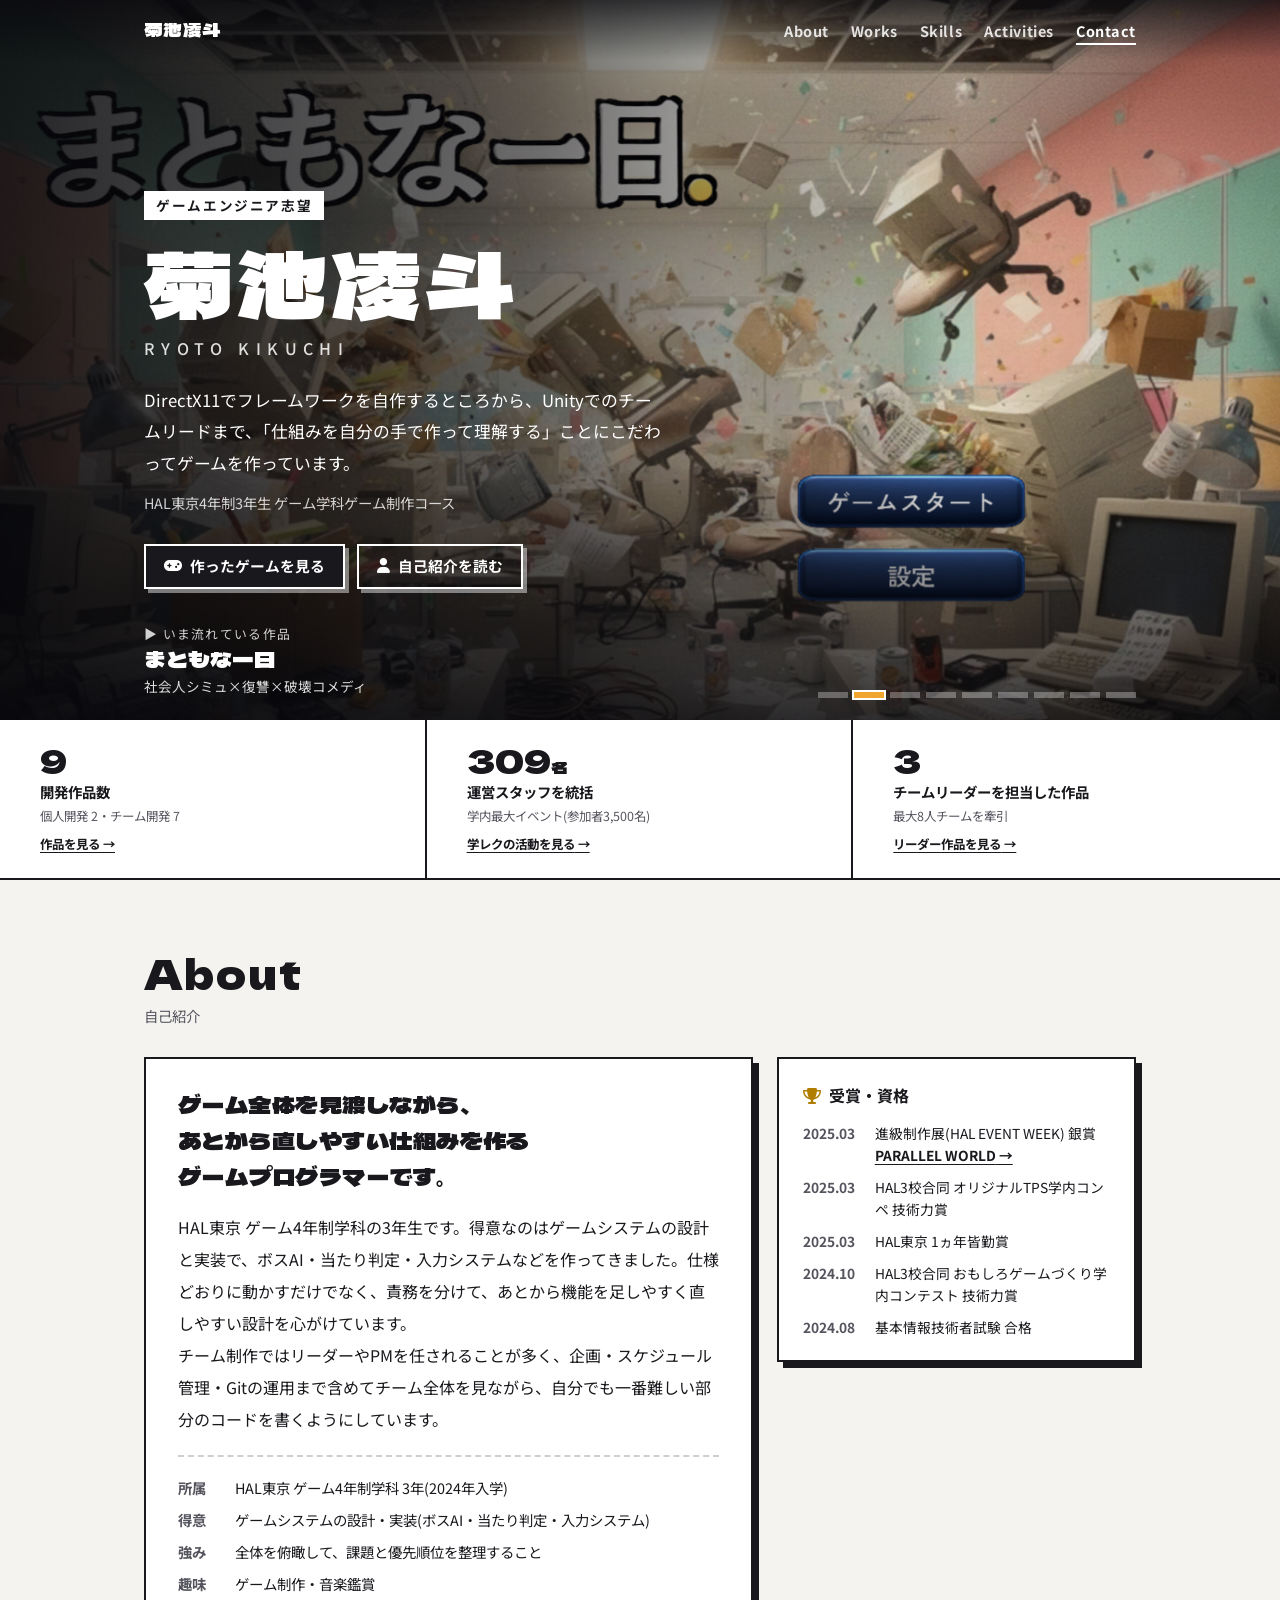
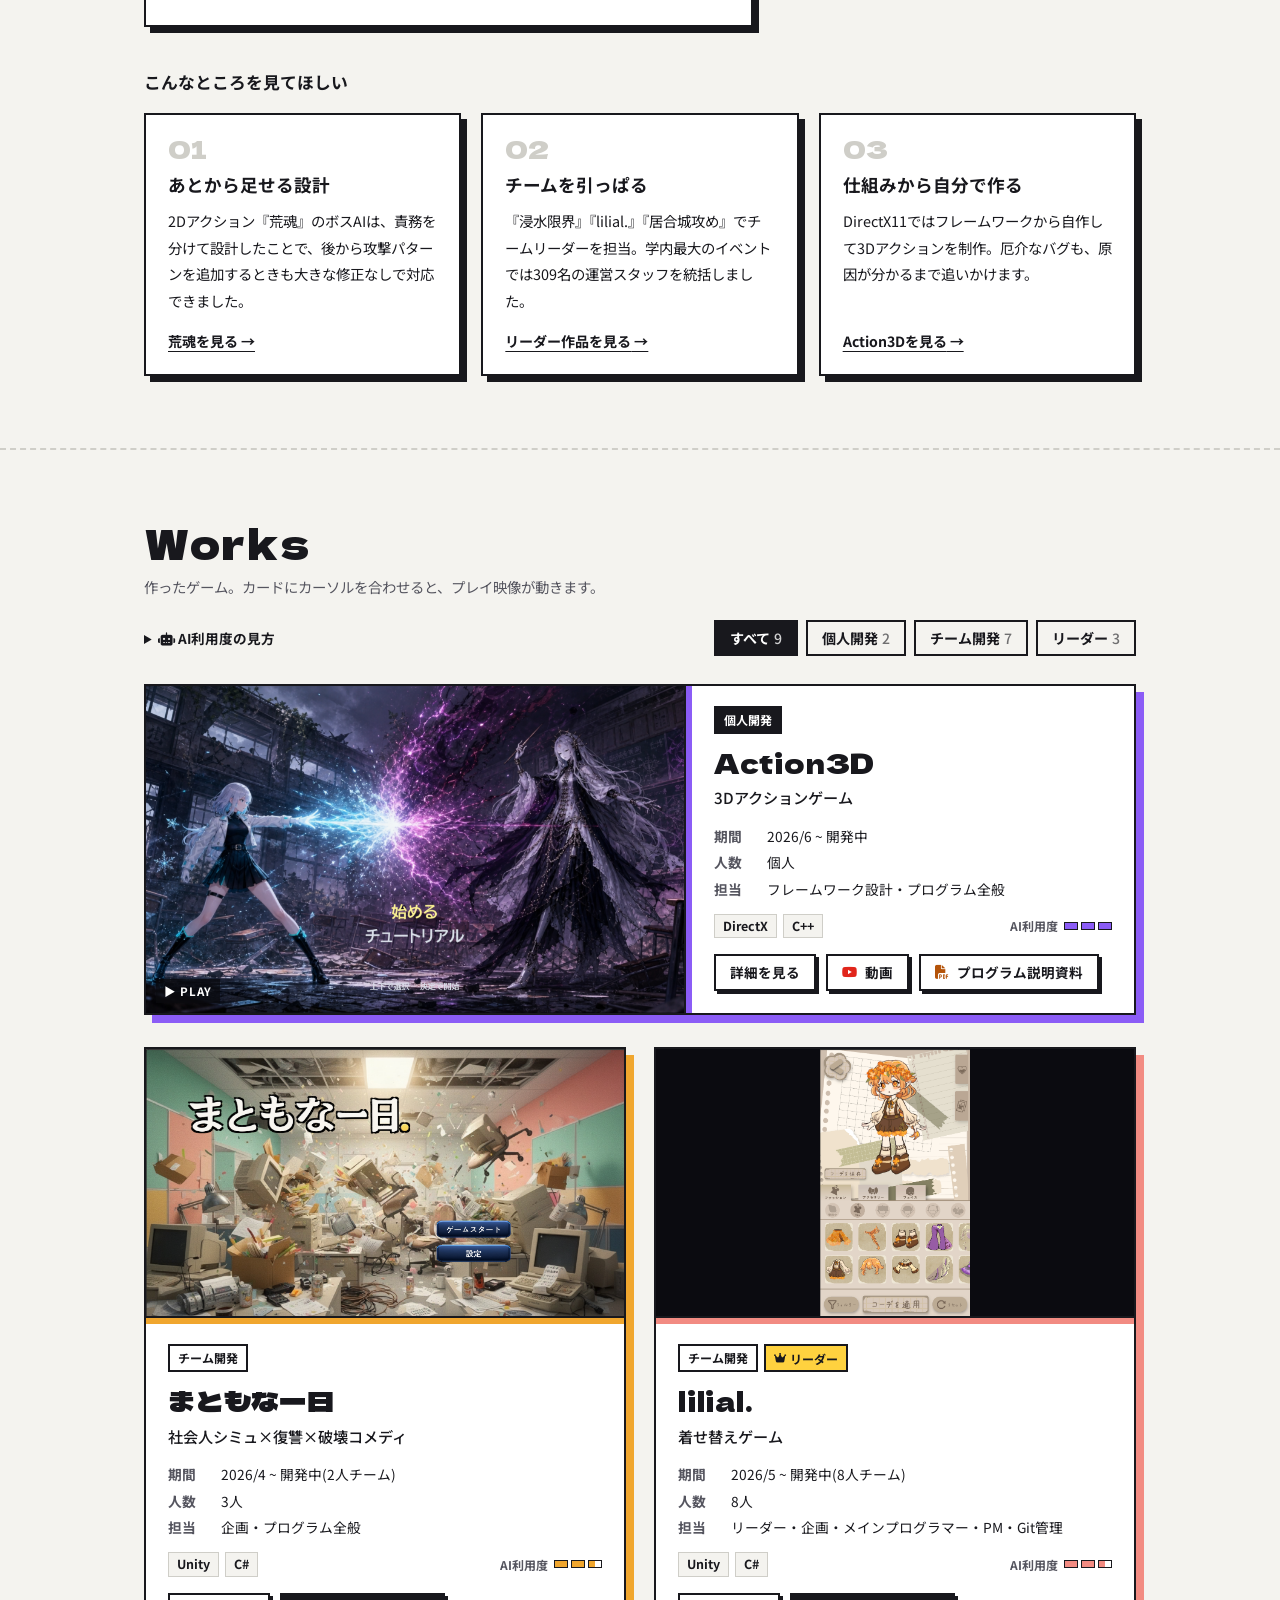
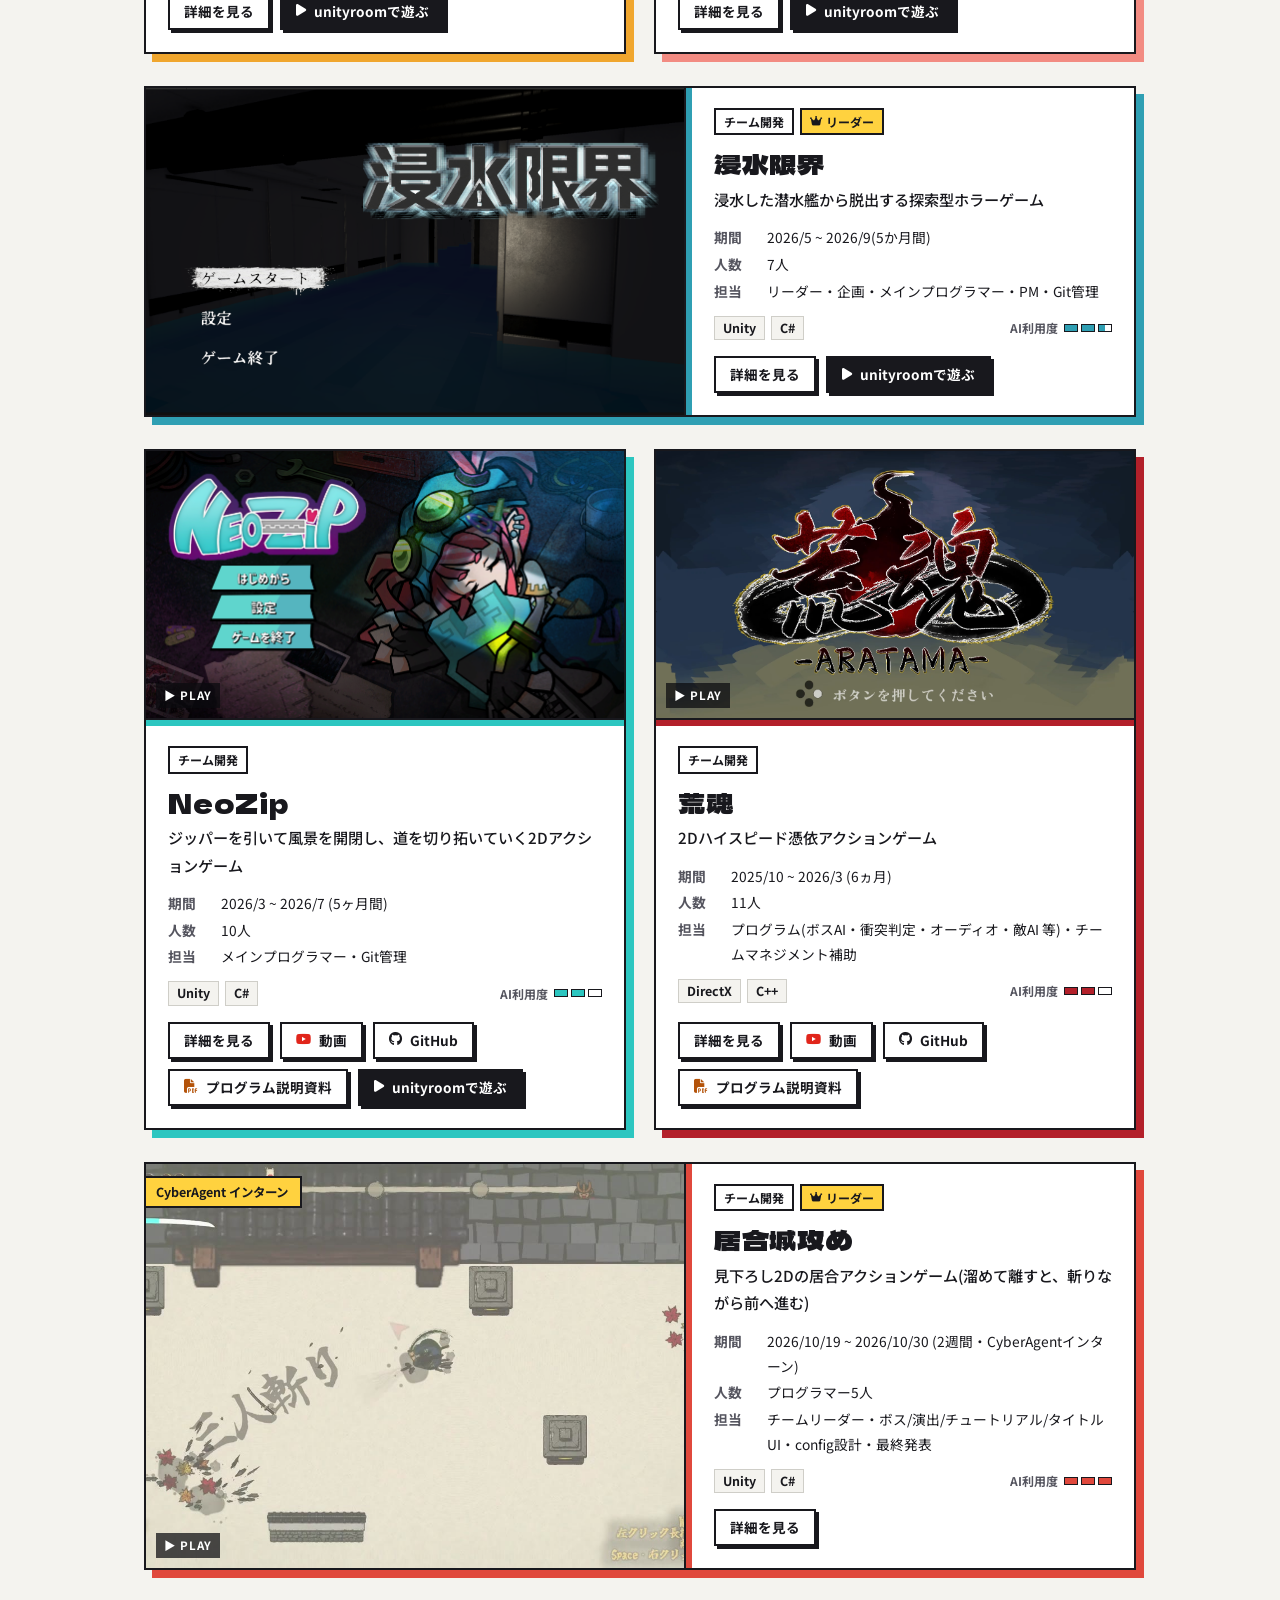
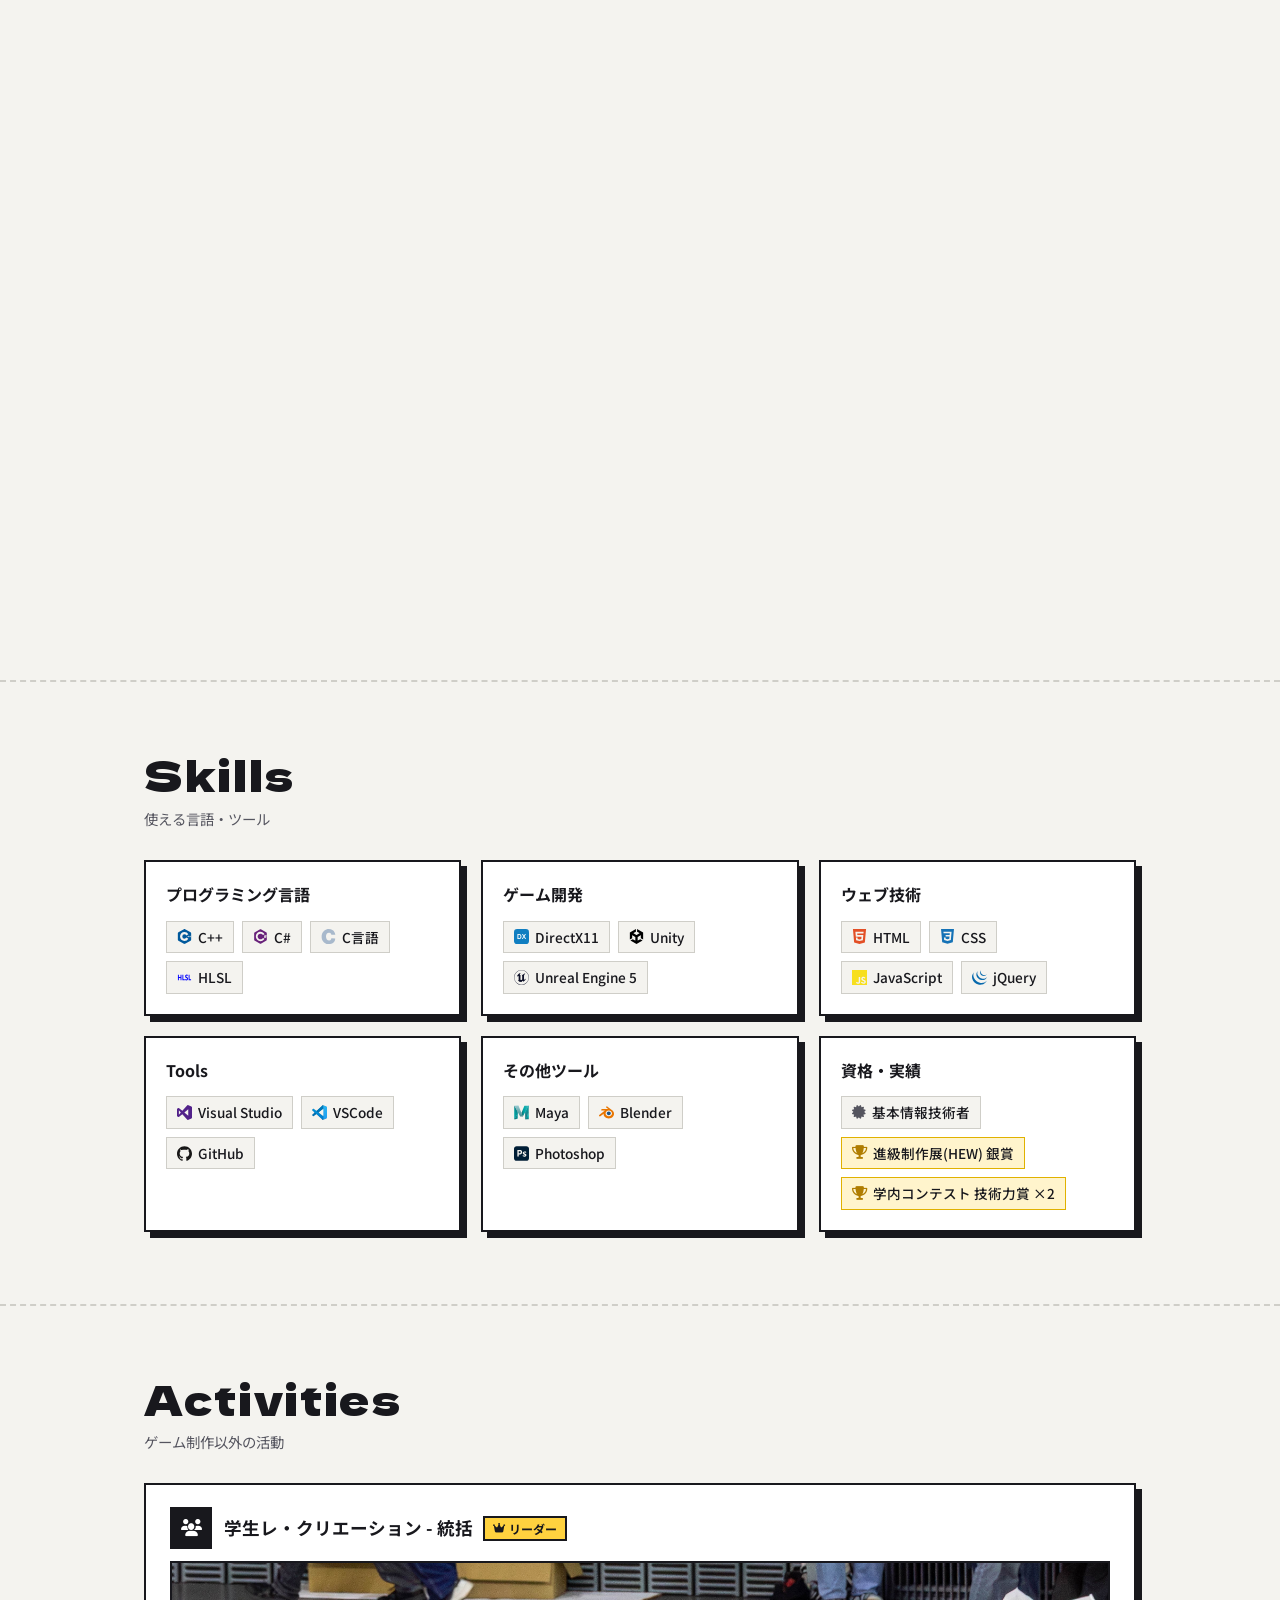
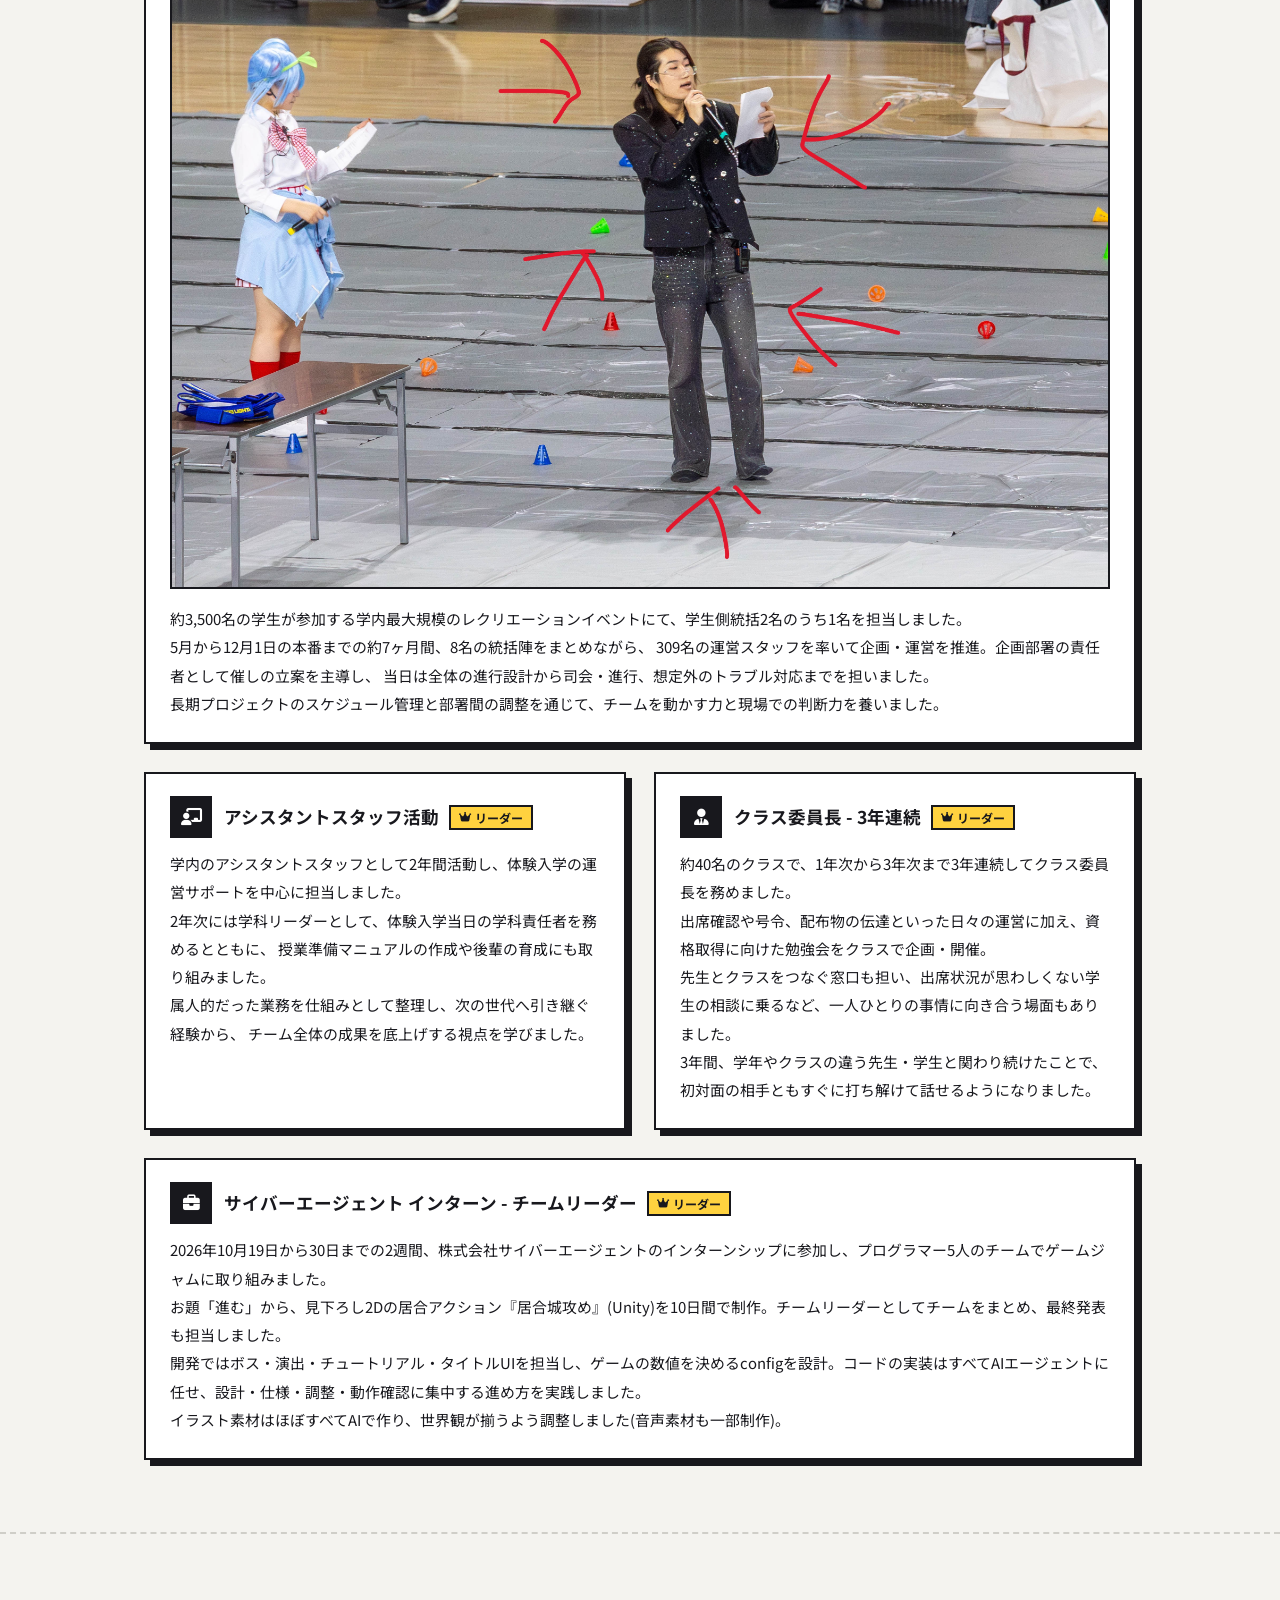
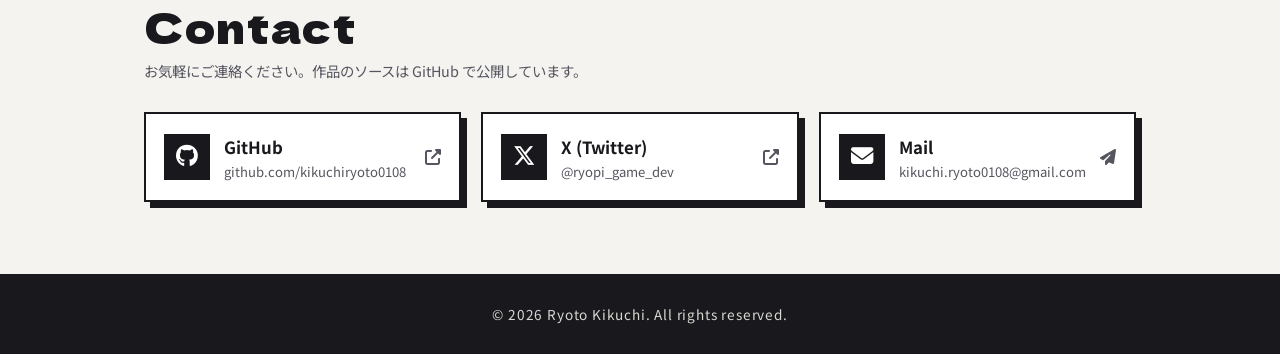
<file: docs/index.html>
<!DOCTYPE html>
<html lang="ja">
<head>
  <meta charset="UTF-8">
  <meta name="viewport" content="width=device-width, initial-scale=1.0">
  <meta name="description" content="菊池凌斗（Ryoto Kikuchi）のポートフォリオサイト。HAL東京ゲーム学科在籍。DirectX11のフレームワーク自作からUnityでのチーム開発まで、ゲーム開発を中心としたプログラミングスキルと作品を紹介しています。">
  <meta name="format-detection" content="telephone=no">
  <meta name="author" content="菊池凌斗 (Ryoto Kikuchi)">
  <meta name="robots" content="index, follow">
  <link rel="canonical" href="https://kikuchiryoto0108.github.io/">
  <title>菊池凌斗 ポートフォリオ | ゲームエンジニア志望 (Ryoto Kikuchi)</title>

  <!-- Google Search Console 所有権確認（URLプレフィックスプロパティ / HTMLタグ方式） -->
  <meta name="google-site-verification" content="_x68qj6CpjI3wz0m7ykjDlzv6mkkJ25bouVmmKnMQyo">

  <!-- ファビコン -->
  <link rel="icon" href="/favicon.ico">

  <!-- OGP（SNSシェア用） -->
  <meta property="og:site_name" content="菊池凌斗 ポートフォリオ">
  <meta property="og:title" content="菊池凌斗 ポートフォリオ | ゲームエンジニア志望 (Ryoto Kikuchi)">
  <meta property="og:description" content="菊池凌斗（Ryoto Kikuchi）のポートフォリオサイト。DirectX11のフレームワーク自作からUnityでのチーム開発まで、ゲーム開発の作品とスキルを紹介しています。">
  <meta property="og:type" content="website">
  <meta property="og:locale" content="ja_JP">
  <meta property="og:url" content="https://kikuchiryoto0108.github.io/">
  <meta property="og:image" content="https://kikuchiryoto0108.github.io/assets/images/action3d/title.png">

  <!-- Twitter Card -->
  <meta name="twitter:card" content="summary_large_image">
  <meta name="twitter:title" content="菊池凌斗 ポートフォリオ | ゲームエンジニア志望 (Ryoto Kikuchi)">
  <meta name="twitter:description" content="菊池凌斗（Ryoto Kikuchi）のゲーム開発ポートフォリオ。">
  <meta name="twitter:image" content="https://kikuchiryoto0108.github.io/assets/images/action3d/title.png">

  <!-- 構造化データ（Person / WebSite）: Googleに「菊池凌斗＝このサイトの人物」を伝える -->
  <script type="application/ld+json">
  {
    "@context": "https://schema.org",
    "@type": "Person",
    "name": "菊池凌斗",
    "alternateName": "Ryoto Kikuchi",
    "url": "https://kikuchiryoto0108.github.io/",
    "image": "https://kikuchiryoto0108.github.io/assets/images/action3d/title.png",
    "jobTitle": "ゲームエンジニア志望",
    "description": "ゲーム開発を専門とするプログラマー。DirectX11のフレームワーク自作からUnityでのチーム開発・チームリードまで。",
    "alumniOf": {
      "@type": "CollegeOrUniversity",
      "name": "HAL東京"
    },
    "knowsAbout": ["ゲーム開発", "C++", "C#", "DirectX11", "Unity", "HLSL", "Unreal Engine"],
    "sameAs": [
      "https://github.com/kikuchiryoto0108"
    ]
  }
  </script>
  <script type="application/ld+json">
  {
    "@context": "https://schema.org",
    "@type": "WebSite",
    "name": "菊池凌斗 ポートフォリオ",
    "url": "https://kikuchiryoto0108.github.io/",
    "inLanguage": "ja",
    "author": {
      "@type": "Person",
      "name": "菊池凌斗"
    }
  }
  </script>

  <!-- フォント・CSS -->
  <link rel="preconnect" href="https://fonts.googleapis.com">
  <link rel="preconnect" href="https://fonts.gstatic.com" crossorigin>
  <link href="https://fonts.googleapis.com/css2?family=Dela+Gothic+One&family=Noto+Sans+JP:wght@400;500;700&display=swap" rel="stylesheet">
  <link rel="stylesheet" href="https://cdnjs.cloudflare.com/ajax/libs/font-awesome/6.4.2/css/all.min.css">
  <link rel="stylesheet" href="site.css">
</head>

<body>
  <!-- ヘッダー -->
  <header class="header" id="header">
    <div class="wrap header-content">
      <a href="#top" class="logo">菊池凌斗</a>
      <nav class="nav" aria-label="ページ内メニュー">
        <ul class="nav-list">
          <li><a href="#about" class="nav-link">About</a></li>
          <li><a href="#works" class="nav-link">Works</a></li>
          <li><a href="#skills" class="nav-link">Skills</a></li>
          <li><a href="#activities" class="nav-link">Activities</a></li>
          <li><a href="#links" class="nav-link">Contact</a></li>
        </ul>
      </nav>
    </div>
  </header>

  <main id="top">
    <!-- ヒーロー: 作ったゲームの映像が順番に流れる(shelf.js が作品カードから組み立てる) -->
    <section class="hero" aria-label="自己紹介">
      <div class="reel" id="reel" aria-hidden="true"></div>
      <div class="wrap hero-inner">
        <p class="hero-role">ゲームエンジニア志望</p>
        <h1 class="hero-name">菊池凌斗</h1>
        <p class="hero-en">RYOTO KIKUCHI</p>
        <p class="hero-lead">DirectX11でフレームワークを自作するところから、Unityでのチームリードまで、「仕組みを自分の手で作って理解する」ことにこだわってゲームを作っています。</p>
        <p class="hero-school">HAL東京4年制3年生 ゲーム学科ゲーム制作コース</p>
        <div class="hero-cta">
          <a href="#works" class="btn dark"><i class="fas fa-gamepad"></i>作ったゲームを見る</a>
          <a href="#about" class="btn ghost"><i class="fas fa-user"></i>自己紹介を読む</a>
        </div>
      </div>
      <div class="now" id="now" hidden>
        <div>
          <div class="now-label">▶ いま流れている作品</div>
          <div class="now-title"><a id="nowTitle" href="#works"></a></div>
          <div class="now-genre" id="nowGenre"></div>
        </div>
        <div class="ticks" id="ticks" role="group" aria-label="流す作品を選ぶ"></div>
      </div>
    </section>

    <!-- 実績サマリー -->
    <div class="stats">
      <a class="stat-tile" href="#works">
        <span class="stat-number">9</span>
        <span class="stat-label">開発作品数</span>
        <span class="stat-note">個人開発 2・チーム開発 7</span>
        <span class="stat-go">作品を見る</span>
      </a>
      <a class="stat-tile" href="#act-gakureku">
        <span class="stat-number">309<small>名</small></span>
        <span class="stat-label">運営スタッフを統括</span>
        <span class="stat-note">学内最大イベント(参加者3,500名)</span>
        <span class="stat-go">学レクの活動を見る</span>
      </a>
      <a class="stat-tile" href="#works" data-filter="leader">
        <span class="stat-number">3</span>
        <span class="stat-label">チームリーダーを担当した作品</span>
        <span class="stat-note">最大8人チームを牽引</span>
        <span class="stat-go">リーダー作品を見る</span>
      </a>
    </div>

    <section id="about" class="section">
      <div class="wrap">
        <div class="sec-head">
          <div>
            <h2 class="sec-title">About</h2>
            <p class="sec-sub">自己紹介</p>
          </div>
        </div>

        <div class="profile">
          <div class="profile-main content-card">
            <p class="profile-catch">ゲーム全体を見渡しながら、<br>あとから直しやすい仕組みを作る<br>ゲームプログラマーです。</p>
            <p class="about-text">
              HAL東京 ゲーム4年制学科の3年生です。得意なのはゲームシステムの設計と実装で、ボスAI・当たり判定・入力システムなどを作ってきました。仕様どおりに動かすだけでなく、責務を分けて、あとから機能を足しやすく直しやすい設計を心がけています。<br>
              チーム制作ではリーダーやPMを任されることが多く、企画・スケジュール管理・Gitの運用まで含めてチーム全体を見ながら、自分でも一番難しい部分のコードを書くようにしています。
            </p>
            <dl class="profile-facts">
              <dt>所属</dt><dd>HAL東京 ゲーム4年制学科 3年(2024年入学)</dd>
              <dt>得意</dt><dd>ゲームシステムの設計・実装(ボスAI・当たり判定・入力システム)</dd>
              <dt>強み</dt><dd>全体を俯瞰して、課題と優先順位を整理すること</dd>
              <dt>趣味</dt><dd>ゲーム制作・音楽鑑賞</dd>
            </dl>
          </div>

          <div class="awards content-card">
            <h3 class="awards-title"><i class="fas fa-trophy"></i>受賞・資格</h3>
            <ol class="awards-list">
              <li><time>2025.03</time><span>進級制作展(HAL EVENT WEEK) 銀賞<a href="#w-parallel" class="awards-link">PARALLEL WORLD</a></span></li>
              <li><time>2025.03</time><span>HAL3校合同 オリジナルTPS学内コンペ 技術力賞</span></li>
              <li><time>2025.03</time><span>HAL東京 1ヵ年皆勤賞</span></li>
              <li><time>2024.10</time><span>HAL3校合同 おもしろゲームづくり学内コンテスト 技術力賞</span></li>
              <li><time>2024.08</time><span>基本情報技術者試験 合格</span></li>
            </ol>
          </div>
        </div>

        <h3 class="points-title">こんなところを見てほしい</h3>
        <div class="points">
          <div class="point">
            <span class="point-no">01</span>
            <h4 class="point-head">あとから足せる設計</h4>
            <p>2Dアクション『荒魂』のボスAIは、責務を分けて設計したことで、後から攻撃パターンを追加するときも大きな修正なしで対応できました。</p>
            <a href="#w-aratama" class="point-link">荒魂を見る</a>
          </div>
          <div class="point">
            <span class="point-no">02</span>
            <h4 class="point-head">チームを引っぱる</h4>
            <p>『浸水限界』『lilial.』『居合城攻め』でチームリーダーを担当。学内最大のイベントでは309名の運営スタッフを統括しました。</p>
            <a href="#works" data-filter="leader" class="point-link">リーダー作品を見る</a>
          </div>
          <div class="point">
            <span class="point-no">03</span>
            <h4 class="point-head">仕組みから自分で作る</h4>
            <p>DirectX11ではフレームワークから自作して3Dアクションを制作。厄介なバグも、原因が分かるまで追いかけます。</p>
            <a href="#w-action3d" class="point-link">Action3Dを見る</a>
          </div>
        </div>
      </div>
    </section>

    <section id="works" class="section">
      <div class="wrap">
        <div class="sec-head">
          <div>
            <h2 class="sec-title">Works</h2>
            <p class="sec-sub">作ったゲーム。カードにカーソルを合わせると、プレイ映像が動きます。</p>
          </div>
        </div>
        <div class="sec-tools">
          <details class="ai-legend">
            <summary><i class="fas fa-robot"></i> AI利用度の見方</summary>
            <div class="ai-legend-body">
              <p>各作品で、自分が担当した部分にAIをどのくらい使ったかの目安です。設計・仕様・調整・動作確認は、どの作品でも自分で行っています。</p>
              <ul class="ai-scale-list"><li><span class="ai-meter-bar lv1" aria-hidden="true"><i></i><i></i><i></i></span><b>AIなし</b>AIを使わずに自分で書いた</li><li><span class="ai-meter-bar lv2" aria-hidden="true"><i></i><i></i><i></i></span><b>AIチャットを先生に</b>質問・相談をして、示されたコードを参考に自分で実装した</li><li><span class="ai-meter-bar lv3" aria-hidden="true"><i></i><i></i><i></i></span><b>AIエージェントをフル活用</b>仕様を指示して、エージェント(Claude Code・Codexなど)にコードを書かせた</li></ul>
            </div>
          </details>
          <div class="filters" role="group" aria-label="作品の絞り込み">
            <button class="filter is-on" data-f="all" aria-pressed="true">すべて<span>9</span></button>
            <button class="filter" data-f="solo" aria-pressed="false">個人開発<span>2</span></button>
            <button class="filter" data-f="team" aria-pressed="false">チーム開発<span>7</span></button>
            <button class="filter" data-f="leader" aria-pressed="false">リーダー<span>3</span></button>
          </div>
        </div>
        <div class="shelf">
          <!-- Action3D -->
          <article class="game wide" id="w-action3d" data-kind="solo" style="--c: #8b5cf6" data-title="Action3D" data-genre="3Dアクションゲーム" data-poster="assets/images/action3d/title.png" data-video="assets/images/action3d/Thumbnail.mp4">
            <div class="media">
              <img src="assets/images/action3d/title.png" alt="Action3D" loading="lazy">
              <video data-src="assets/images/action3d/Thumbnail.mp4" muted loop playsinline preload="none" aria-label="Action3Dのプレイ映像"></video>
              <span class="tag-play" aria-hidden="true">▶ PLAY</span>
            </div>
            <div class="info">
              <div class="kind"><span class="k-solo">個人開発</span></div>
              <h3 class="game-title">Action3D</h3>
              <p class="genre">3Dアクションゲーム</p>
              <dl class="facts">
                <dt>期間</dt><dd>2026/6 ~ 開発中</dd>
                <dt>人数</dt><dd>個人</dd>
                <dt>担当</dt><dd>フレームワーク設計・プログラム全般</dd>
              </dl>
              <div class="row">
                <div class="tech"><span>DirectX</span><span>C++</span></div>
                <span class="meter" role="img" aria-label="AI利用度: AIエージェントをフル活用して開発" title="AI利用度: AIエージェントをフル活用して開発">AI利用度 <span class="meter-cells" aria-hidden="true"><i class="on"></i><i class="on"></i><i class="on"></i></span></span>
              </div>
              <div class="links">
                <button class="btn detail-btn" data-target="detail-action3d">詳細を見る</button>
                <a href="https://youtu.be/8uCvAF9p07E" target="_blank" rel="noopener noreferrer" class="btn"><i class="fab fa-youtube"></i>動画</a>
                <a href="assets/documents/%E3%83%97%E3%83%AD%E3%82%B0%E3%83%A9%E3%83%A0%E8%AA%AC%E6%98%8E%E8%B3%87%E6%96%99%EF%BC%88Action3D%EF%BC%89.pdf" target="_blank" rel="noopener noreferrer" class="btn"><i class="fas fa-file-pdf"></i>プログラム説明資料</a>
              </div>
            </div>
          </article>
          <div class="modal-overlay" id="detail-action3d" style="--c: #8b5cf6">
            <div class="modal-window">
              <div class="modal-header">
                <h4 class="modal-title">Action3D</h4>
                <button class="modal-close" aria-label="閉じる">
                  <i class="fas fa-times"></i>
                </button>
              </div>
              <div class="modal-body">
                <!-- スライダー -->
                <div class="modal-slider">
                  <div class="slider-track">
                    <!-- スライド1: 動画 -->
                    <div class="slider-slide active">
                      <div class="slide-video">
                        <iframe
                          src="https://www.youtube.com/embed/8uCvAF9p07E"
                          title="Action3D動画"
                          frameborder="0"
                          allow="accelerometer; autoplay; clipboard-write; encrypted-media; gyroscope; picture-in-picture"
                          allowfullscreen
                        ></iframe>
                      </div>
                    </div>
                    <!-- スライド2: 画像 -->
                    <div class="slider-slide">
                      <img src="assets/images/action3d/title.png" alt="Action3Dタイトル画像">
                    </div>
                  </div>
                  <button class="slider-btn slider-prev" aria-label="前へ">
                    <i class="fas fa-chevron-left"></i>
                  </button>
                  <button class="slider-btn slider-next" aria-label="次へ">
                    <i class="fas fa-chevron-right"></i>
                  </button>
                  <div class="slider-dots"></div>
                </div>

                <div class="detail-section">
                  <h5 class="detail-title">
                    <i class="fas fa-list"></i>
                    作品データ
                  </h5>
                  <dl class="spec">
                    <dt>期間</dt><dd>2026/6 ~ 開発中</dd>
                    <dt>制作目的</dt><dd>DirectX11で最高に楽しい3Dアクションゲームを作る</dd>
                    <dt>開発環境</dt><dd>Visual Studio 2022, DirectX11, C++, HLSL</dd>
                    <dt>使用技術</dt><dd>cgltf(GLB読み込み), AssetManager, X-Macro, OBB衝突判定, 三角形メッシュ+BVH, 区画グリッド, X3DAudio立体音響, 独自アセットベイクシステム</dd>
                    <dt>実測</dt><dd>起動時間を計測ベースで最適化し 約1.86秒→約1.25秒に短縮 / 衝突判定を区画グリッドで絞り込み 30FPS→60FPSに改善</dd>
                    <dt>内容</dt><dd>3Dアクションゲーム</dd>
                    <dt>役割</dt><dd>フレームワーク設計・プログラム全般</dd>
                  </dl>
                </div>


                <div class="detail-section">
                  <h5 class="detail-title">
                    <i class="fas fa-info-circle"></i>
                    作品概要
                  </h5>
                  <p class="detail-text">
                    DirectX11の生APIから自作したフレームワーク上で動く3Dアクションゲームです。<br>
                    描画・物理・アセット管理・オーディオまで、フレームワークの基盤部分から個人で設計・実装しました。<br>
                    AI画像生成→TripoAIでモデリング／テクスチャ化→Mixamoでリギング／アニメーション→Blenderでテクスチャ張り直し、という工程で最短でアセットを用意し、実装に集中できる体制を作りました。
                  </p>
                </div>

                <div class="detail-section">
                  <h5 class="detail-title">
                    <i class="fas fa-gamepad"></i>
                    ゲームの内容
                  </h5>
                  <ul class="detail-list">
                    <li>序章(最初の約10分)は、部隊の一員として剣だけで戦い、戦況悪化で瀕死になった末に覚醒して触手(虚装)を使えるようになり、ボスを倒して最初の市民を救出するまでの流れ。操作の案内は、実際にその操作をするまで次へ進まない</li>
                    <li>序章のあとはビルが立ち並ぶ街を自由に動き回って戦うオープンワールド。交差点・公園・広場に敵の群れが置かれ、近づいた所だけ出現。群れは最初は気付いておらず、近づくか攻撃すると仲間も一斉に気付く。一定時間ごとに市民を襲う襲撃も起き、全滅させれば救出成功</li>
                    <li>剣の弱・強攻撃、ロックオン、ジャスト回避に加え、触手の技6種(雷・一網打尽・急接近・串刺し・落雷・火球、装備は4枠)と、触手スイング・飛び移りによるビル間の移動</li>
                    <li>敵は射撃・近接・迫撃の3役割にエリートとボス。全員が同時に襲ってこないよう、同時に攻撃できる数に上限(最大3体)を設けている</li>
                  </ul>
                </div>

                <div class="detail-section">
                  <h5 class="detail-title">
                    <i class="fas fa-wrench"></i>
                    アセット管理・フレームワーク設計
                  </h5>
                  <ul class="detail-list">
                    <li>モデル形式はGLBを採用。メッシュ・スケルトン等が1ファイルにまとまりアセット管理がシンプルなうえ、バイナリとJSONが分離されているためパース後すぐGPUバッファへコピーでき、業界標準でもある点を重視</li>
                    <li>glTFパーサはcgltfを採用。軽量・シングルヘッダで導入コストが低く、glTF仕様に忠実な構造でライブラリの内部挙動に依存せず実装できる点、Assimp等の多形式ライブラリと比べ依存を最小化できる点が決め手</li>
                    <li>AssetManagerを導入し、pngとhdrで分岐してHDR環境マップにも対応。ロード時間を約40〜50%短縮</li>
                    <li>アセット追加をenumと配列のインデックス同期に頼らず1か所の変更だけで反映できるよう、X-Macroを導入してバグの可能性を排除。TEXTURE(ID, パス)を1行書くだけで、enumとパス配列を同じリストから生成</li>
                    <li>GLBはベイク時にパースして独自の.mdl形式へ変換。頂点・ボーン・アニメーションのキーを「GPUへコピーするだけ」の形に事前変換し、ランタイムのcgltfパースを不要にした。テクスチャはBC7/BC5で圧縮し、最大辺は2048pxに縮小(PNG/HDRはミップ付きDDSへ)</li>
                    <li>ベイクを再実行するかは、pakのフォーマット版数とソースの更新時刻で判定。ベイク処理を変えたら版数を上げるだけで次回起動時に自動で作り直される。書き込み中のpakの先頭は"PAK?"にし、完成時に"PACK"へ書き換えることで、途中で落ちても壊れたpakを読み込まない</li>
                    <li>複数リグ入りのGLBでも正しく動くよう、アニメーション対象の関節が最も多いリグを選ぶ処理をメッシュ・骨・アニメ・ベイクで共通化し、Mixamo系とアバター系のボーン名の違いも名前の解決だけで吸収</li>
                    <li>シェーダーを毎回csoから個別ロードしていたのをshader_libraryに一元化し、起動時にまとめて読み込むことでロード時間を短縮</li>
                  </ul>
                </div>

                <div class="detail-section">
                  <h5 class="detail-title">
                    <i class="fas fa-wrench"></i>
                    責務分離・当たり判定
                  </h5>
                  <ul class="detail-list">
                    <li>初期はManagerに衝突判定ロジックが混在していたが、Physics_Worldを新設して分離。距離判定・地面判定をここに集約し、将来的なレイキャスト等の拡張余地も確保</li>
                    <li>LayerMaskはUnityのPhysics Layer Matrixと同様の設計を採用。GameObjectは自分のレイヤーを1つ持つだけで、衝突ルールはPhysicsWorldが持つLayer×Layerの2次元bool配列で管理し、ゲームロジックから独立させた</li>
                    <li>剣の当たり判定にはAABBでは表現しづらい形状のためOBBを導入。球との判定はローカル座標系に変換することでAABB vs Sphereに帰着させて実装</li>
                    <li>Collisionの押し戻し判定もPhysics_Worldに集約し、レイヤーごとに動く/動かないを設定することで無駄な処理を排除</li>
                    <li>ビルを箱1つで囲むと屋上の設備の上に何もない足場ができるため、実際の面で判定する三角形メッシュのコライダーを導入。三角形はBVH(最長軸の中央値分割)に格納し、判定する形の箱と重なるノードだけを辿る。球・カプセル・箱・OBBのどれも、最も深くめり込んだ面を返す</li>
                    <li>それまでは全コライダーの総当たりで足りていたが、メッシュ導入で1組あたりの判定が重くなり、30FPSまで低下。判定をブロードフェーズ(候補の絞り込み)とナローフェーズ(正確な判定)に分け、動くものが絡む組だけに限定、静的物は32mの区画グリッドに登録して動くものの囲む箱が重なる区画だけを取得、さらに箱どうしが重なる組だけをナローフェーズへ渡す構成にして<b>30FPS→60FPSに改善</b>(開発機での確認)</li>
                    <li>触手スイング等の高速移動でビルの壁をすり抜けないよう、体を上下2つの球で近似して進行方向を掃引し、面の手前で止めて面に沿って滑らせる処理を実装。始点がすでに箱の内側にある場合は「面へさらに入る向きの時だけ」当たりにして誤判定を防止</li>
                    <li>ボスに2つのコライダーを持たせた際、同一GameObject内のコライダー同士が衝突して天高く飛ぶ不具合が発生。判定ペアの先頭で同一GameObjectを除外して解消</li>
                  </ul>
                </div>

                <div class="detail-section">
                  <h5 class="detail-title">
                    <i class="fas fa-wrench"></i>
                    パフォーマンス最適化
                  </h5>
                  <ul class="detail-list">
                    <li>起動時間短縮のためアセットベイクシステムを自作。カスタムバイナリ(.pak)に30個以上のアセットを1ファイルへ統合し、MP3は事前にPCMデコードして格納。音声ロードを734ms→37msに短縮し、起動時間全体を約36%削減</li>
                    <li>VFS抽象化によりDebugビルドは生ファイル、Releaseビルドは.pakを参照するよう切り替え可能。ソース更新時のみ再ベイクする差分ベイク機能も実装</li>
                    <li>ミップマップ生成をCPU(DirectXTex)からGPU(GenerateMips)へ移行。Debugビルドの実測で、地面テクスチャ(2880×2880)の生成が約1,237ms→約12ms、起動全体が約12.7秒→約3.4秒に短縮(未対応フォーマットのみCPU版へフォールバック)</li>
                    <li>立体音響はX3DAudio(XAudio2)で実装。ステレオ→モノラル変換をRelease時のアセットベイクに組み込み、ロード時間短縮と設計上の正しさを両立</li>
                  </ul>
                </div>

                <div class="detail-section">
                  <h5 class="detail-title">
                    <i class="fas fa-wrench"></i>
                    ゲーム側の設計・手触り
                  </h5>
                  <ul class="detail-list">
                    <li>プレイヤーの状態をStateパターンで実装。状態ごとにEnter/Update/Exitと「どの行動へ・何秒後から移れるか」のキャンセル受付時間を1クラスにまとめ、状態変更はChangeだけを通す。攻撃が命中した時だけ早く繋げられる仕様と、0.26秒の先行入力バッファで手触りを調整</li>
                    <li>回避の無敵を出だしの0.35秒に限定し、その間に被弾したらジャスト回避とする設計。TakeDamageに届いた時点で「本当に当たっていた」ことが保証されるため、判定の先読みが不要。成功時は反撃猶予・与ダメージ3倍・スローを付与</li>
                    <li>技はISkillインターフェース(Strategy)で実装し、生成はSkillFactoryに集約。SkillControllerが入力スロットを装備中の技に解決して振り分けるため、技を足してもPlayer本体を触らない</li>
                    <li>敵の攻撃を「予告→発生→追撃」の時間軸データ(EnemyAttackPlan)にして、EnemyAttackClockが進行を管理。大きなdt(処理落ち)でも発生を取りこぼさず二重にも出さず、予告表示と判定が同じ時計で動く。突進は動いた区間を球で掃引して判定</li>
                    <li>髪・コート・リボンはボーン名の接頭辞(Hair_/Coat_等)に合うものを検出して、Verlet積分の鎖として物理で揺らす。拘束は布のつながり→体との当たり→元の形から離れすぎない→骨の長さの順</li>
                    <li>敵の攻撃時間軸・三角形メッシュのBVH・HPなどのロジックは、描画に依存しないヘッダに切り出し、ゲームを起動せずに確かめるコンソールのテストを作成</li>
                  </ul>
                </div>

                <div class="detail-section">
                  <h5 class="detail-title">
                    <i class="fas fa-bug"></i>
                    トラブルシューティング
                  </h5>
                  <ul class="detail-list">
                    <li>DebugDrawの3D描画がUI描画の後に呼ばれ、View/Projectionが2D用の直交投影に切り替わって画面外に飛ぶ不具合が発生。「Managerが直接呼び出す」案と「Scene::Draw3D/Draw2Dを分離する」案を比較し、将来のシーン別ポストエフェクト等を見据えて後者を採用。シーン切り替えで無駄にInit/UninitされていたDebugDrawもManager管理に移し、フレームワークのライフサイクルに一致させた</li>
                    <li>アニメーションが切り替わらない不具合では、まずImGuiにアニメメタデータを表示する仕組みを実装して原因切り分け。コードは正常でBlenderのエクスポート起因と特定し、さらに深掘りするとアーマチュア構造自体に問題があると判明。Blenderのアペンド機能でスキン付きfbxからアニメーションを持ってきて正常なリグに差し替えて解決</li>
                  </ul>
                </div>

                <div class="detail-section">
                  <h5 class="detail-title">
                    <i class="fas fa-calendar-alt"></i>
                    制作期間・規模
                  </h5>
                  <p class="detail-text">2026年6月から開発中の個人開発プロジェクト</p>
                </div>
              </div>
            </div>
          </div>
          <!-- まともな一日 -->
          <article class="game" id="w-nadoniezu" data-kind="team" style="--c: #f0a62e" data-title="まともな一日" data-genre="社会人シミュ×復讐×破壊コメディ" data-poster="assets/images/nadoniezu/title.png">
            <div class="media">
              <img src="assets/images/nadoniezu/title.png" alt="まともな一日画像" loading="lazy">
            </div>
            <div class="info">
              <div class="kind"><span>チーム開発</span></div>
              <h3 class="game-title">まともな一日</h3>
              <p class="genre">社会人シミュ×復讐×破壊コメディ</p>
              <dl class="facts">
                <dt>期間</dt><dd>2026/4 ~ 開発中(2人チーム)</dd>
                <dt>人数</dt><dd>3人</dd>
                <dt>担当</dt><dd>企画・プログラム全般</dd>
              </dl>
              <div class="row">
                <div class="tech"><span>Unity</span><span>C#</span></div>
                <span class="meter" role="img" aria-label="AI利用度: AIチャットとAIエージェントを半分ずつ使って開発" title="AI利用度: AIチャットとAIエージェントを半分ずつ使って開発">AI利用度 <span class="meter-cells" aria-hidden="true"><i class="on"></i><i class="on"></i><i class="half"></i></span></span>
              </div>
              <div class="links">
                <button class="btn detail-btn" data-target="detail-nadoniezu">詳細を見る</button>
                <a href="https://unityroom.com/games/nadoniezu_test" target="_blank" rel="noopener noreferrer" class="btn play"><i class="fas fa-play"></i>unityroomで遊ぶ</a>
              </div>
            </div>
          </article>
          <div class="modal-overlay" id="detail-nadoniezu" style="--c: #f0a62e">
            <div class="modal-window">
              <div class="modal-header">
                <h4 class="modal-title">まともな一日</h4>
                <button class="modal-close" aria-label="閉じる">
                  <i class="fas fa-times"></i>
                </button>
              </div>
              <div class="modal-body">
                <!-- スライダー -->
                <div class="modal-slider">
                  <div class="slider-track">
                    <div class="slider-slide active">
                      <img src="assets/images/nadoniezu/title.png" alt="まともな一日 タイトル画面">
                    </div>
                    <div class="slider-slide">
                      <img src="assets/images/nadoniezu/intro.png" alt="まともな一日 クビ理由表示">
                    </div>
                    <div class="slider-slide">
                      <img src="assets/images/nadoniezu/talk.png" alt="まともな一日 NPC会話">
                    </div>
                    <div class="slider-slide">
                      <img src="assets/images/nadoniezu/talkChoice.png" alt="まともな一日 4択会話選択">
                    </div>
                    <div class="slider-slide">
                      <img src="assets/images/nadoniezu/breakBefore.png" alt="まともな一日 破壊前の書類棚">
                    </div>
                    <div class="slider-slide">
                      <img src="assets/images/nadoniezu/breakAfter.png" alt="まともな一日 破壊後の書類棚">
                    </div>
                  </div>
                  <button class="slider-btn slider-prev" aria-label="前へ">
                    <i class="fas fa-chevron-left"></i>
                  </button>
                  <button class="slider-btn slider-next" aria-label="次へ">
                    <i class="fas fa-chevron-right"></i>
                  </button>
                  <div class="slider-dots"></div>
                </div>

                <div class="detail-section">
                  <h5 class="detail-title">
                    <i class="fas fa-list"></i>
                    作品データ
                  </h5>
                  <dl class="spec">
                    <dt>期間</dt><dd>2026/4 ~ 開発中(2人チーム)</dd>
                    <dt>制作目的</dt><dd>ゲームをGooglePlayでリリースする</dd>
                    <dt>チーム人数</dt><dd>3人（プランナー兼プログラマー1人、デザイナー1人、SE1人）</dd>
                    <dt>開発環境</dt><dd>Unity, C#</dd>
                    <dt>使用技術</dt><dd>3Dオフィス自由探索, NPC分岐会話, オブジェクト破壊, スコア別マルチエンディング</dd>
                    <dt>内容</dt><dd>社会人シミュ×復讐×破壊コメディ</dd>
                    <dt>役割</dt><dd>企画・プログラム全般</dd>
                  </dl>
                </div>


                <div class="detail-section">
                  <h5 class="detail-title">
                    <i class="fas fa-info-circle"></i>
                    作品概要
                  </h5>
                  <p class="detail-text">
                    クビを宣告された最終出社日、上司やNPCとの会話とオフィスの自由な破壊を通して「復讐」していく社会人シミュ×破壊コメディです。<br>
                    開始時にクビ理由が付与され、9:00の出社から17:00の退勤までの1日をオフィス内を自由に歩き回りながら過ごします。<br>
                    NPCとの会話は毎回「恋愛／普通／狂人／反抗」の4択で分岐し、PCモニターを殴って割る・上司の机を破壊する、など好きなオブジェクトを自由に破壊できます。破壊するほどプレイ中は非表示の「IKDスコア」が上昇し、選んだルート傾向とスコアの組み合わせで結末が変化します。
                  </p>
                </div>

                <div class="detail-section">
                  <h5 class="detail-title">
                    <i class="fas fa-wrench"></i>
                    担当・工夫した点
                  </h5>
                  <ul class="detail-list">
                    <li>ランダムなクビ理由の付与、NPCとの4択分岐会話、自由なオブジェクト破壊を軸にした「最終出社日1日完結」のゲームフローを設計</li>
                    <li>プレイ中は見えない「IKDスコア」を破壊行動に応じて加算し、選んだ会話ルートの傾向とスコアを組み合わせて結末を分岐させるエンディング設計を担当</li>
                    <li>UnityRoomだけでなく、AndroidのGooglePlayなどでの展開を見据え、プラットフォームごとに異なる操作方法(タップ移動／WASD+マウス／スティック)に対応する設計</li>
                    <li>インタラクト対象を光らせるInteractableHighlightと、対象をパンチするシステムが、それぞれ別のシステムで対象を検知していて、見た目と実際のパンチ対象に差異が出ていた。<br>そこで、インタラクト対象検知システムを共通化し、見た目との差異を無くした。</li>
                  </ul>
                </div>

                <div class="detail-section">
                  <h5 class="detail-title">
                    <i class="fas fa-calendar-alt"></i>
                    制作期間・規模
                  </h5>
                  <p class="detail-text">2026年4月から開発中、2人体制のチーム開発プロジェクト</p>
                </div>
              </div>
            </div>
          </div>
          <!-- lilial. -->
          <article class="game" data-leader="true" id="w-lilial" data-kind="team" style="--c: #f28b82" data-title="lilial." data-genre="着せ替えゲーム" data-poster="assets/images/dressup/kisekaeGamen.png">
            <div class="media">
              <img src="assets/images/dressup/kisekaeGamen.png" alt="lilial.画像" loading="lazy" class="contain">
            </div>
            <div class="info">
              <div class="kind"><span>チーム開発</span><span class="k-leader">リーダー</span></div>
              <h3 class="game-title">lilial.</h3>
              <p class="genre">着せ替えゲーム</p>
              <dl class="facts">
                <dt>期間</dt><dd>2026/5 ~ 開発中(8人チーム)</dd>
                <dt>人数</dt><dd>8人</dd>
                <dt>担当</dt><dd>リーダー・企画・メインプログラマー・PM・Git管理</dd>
              </dl>
              <div class="row">
                <div class="tech"><span>Unity</span><span>C#</span></div>
                <span class="meter" role="img" aria-label="AI利用度: AIチャットとAIエージェントを半分ずつ使って開発" title="AI利用度: AIチャットとAIエージェントを半分ずつ使って開発">AI利用度 <span class="meter-cells" aria-hidden="true"><i class="on"></i><i class="on"></i><i class="half"></i></span></span>
              </div>
              <div class="links">
                <button class="btn detail-btn" data-target="detail-dressup">詳細を見る</button>
                <a href="https://unityroom.com/games/lilial" target="_blank" rel="noopener noreferrer" class="btn play"><i class="fas fa-play"></i>unityroomで遊ぶ</a>
              </div>
            </div>
          </article>
          <div class="modal-overlay" id="detail-dressup" style="--c: #f28b82">
            <div class="modal-window">
              <div class="modal-header">
                <h4 class="modal-title">lilial.</h4>
                <button class="modal-close" aria-label="閉じる">
                  <i class="fas fa-times"></i>
                </button>
              </div>
              <div class="modal-body">
                <div class="modal-image-single">
                  <img src="assets/images/dressup/kisekaeGamen.png" alt="lilial.画像">
                </div>

                <div class="detail-section">
                  <h5 class="detail-title">
                    <i class="fas fa-list"></i>
                    作品データ
                  </h5>
                  <dl class="spec">
                    <dt>期間</dt><dd>2026/5 ~ 開発中(8人チーム)</dd>
                    <dt>制作目的</dt><dd>みんなの好みを詰め込んだ着せ替えゲームを作りたい</dd>
                    <dt>チーム人数</dt><dd>8人（プログラマー2人、プランナー2人、デザイナー4人）</dd>
                    <dt>開発環境</dt><dd>Unity, C#</dd>
                    <dt>内容</dt><dd>着せ替えゲーム</dd>
                    <dt>役割</dt><dd>リーダー・企画・メインプログラマー・PM・Git管理</dd>
                  </dl>
                </div>


                <div class="detail-section">
                  <h5 class="detail-title">
                    <i class="fas fa-info-circle"></i>
                    作品概要
                  </h5>
                  <p class="detail-text">
                    妖精を畑で育てて仲間にし、着せ替えて街に送り出す着せ替え×街づくりゲームです。<br>
                    ショップやガチャで種を集めて畑に植え、実時間で育成、誕生した妖精に着せ替え・命名して街に配置すると、他キャラとすれ違い会話を始めます。
                  </p>
                </div>

                <div class="detail-section">
                  <h5 class="detail-title">
                    <i class="fas fa-wrench"></i>
                    担当・チーム運営
                  </h5>
                  <ul class="detail-list">
                    <li>8人体制のリーダー・PMとして企画立案からスケジュール管理、Gitでのブランチ運用・マージ管理までチーム全体を統括。セーブ・妖精育成・ガチャ・ミッション・着せ替えなど中核システムの多くを実装した</li>
                  </ul>
                </div>

                <div class="detail-section">
                  <h5 class="detail-title">
                    <i class="fas fa-wrench"></i>
                    セーブ・データ基盤
                  </h5>
                  <ul class="detail-list">
                    <li>セーブデータはAESで暗号化してBase64化し、WebGL版はファイルI/OではなくPlayerPrefs(IndexedDB経由)に切り替える設計に。JSON復号やパースに失敗した場合は例外を捕まえて新規データにフォールバックし、セーブ破損でゲームが起動不能になることを防いだ</li>
                  </ul>
                </div>

                <div class="detail-section">
                  <h5 class="detail-title">
                    <i class="fas fa-wrench"></i>
                    妖精育成システム
                  </h5>
                  <ul class="detail-list">
                    <li>種を植えた時刻を保存し、現在時刻との差分から経過時間を毎回計算し直す実時間ベースの育成に。アプリを閉じても正しく進み、時短アイテムを使った順番に関わらず結果が変わらないよう経過秒数への単純加算だけで反映させた</li>
                    <li>誕生後のキャラID採番は、着せ替え画面を開いただけで空のセーブが作られてしまい欠番が発生するバグを踏んだ経験から、名簿だけを見て空いている最小番号を採番するロジックに設計し直した</li>
                  </ul>
                </div>

                <div class="detail-section">
                  <h5 class="detail-title">
                    <i class="fas fa-wrench"></i>
                    ガチャ・ミッション
                  </h5>
                  <ul class="detail-list">
                    <li>ガチャは通常排出(N78%/R20%/SR2%)に加え、10連は9回抽選した後R以上が1つも出ていなければ最後の1回をR以上限定で再抽選する保証枠を実装した</li>
                    <li>ミッションは「妖精の誕生数」のようにミッション画面外でも変動する値をセーブから毎回算出し直す方式と、「ガチャを引いた」のようなその場のイベントで加算する方式を明確に使い分け、日次/週次のリセットも週初日を計算して判定した</li>
                  </ul>
                </div>

                <div class="detail-section">
                  <h5 class="detail-title">
                    <i class="fas fa-wrench"></i>
                    着せ替え・UI
                  </h5>
                  <ul class="detail-list">
                    <li>アクセサリーの複数装備は上限を超えたら一番古いものから自動的に外し、ワンピースを着たらトップス/ボトムスを自動で脱がせるといったカテゴリ単位の排他制御を実装。着せ替え一覧はタブ→検索→絞り込み→並び替えの条件を重ねがけするクエリ合成で1つの更新処理に集約した</li>
                    <li>性格を可視化するレーダーチャートはUnityのUI標準部品では表現できないため、描画クラスを継承してメッシュを直接生成。コーデ確定・キャラ選択画面のサムネイルも、画面外の撮影用キャラをレンダリングして焼く方式で共通化した</li>
                  </ul>
                </div>

                <div class="detail-section">
                  <h5 class="detail-title">
                    <i class="fas fa-calendar-alt"></i>
                    制作期間・規模
                  </h5>
                  <p class="detail-text">2026年5月から開発中、8人体制のチーム開発プロジェクト</p>
                </div>
              </div>
            </div>
          </div>
          <!-- 浸水限界 -->
          <article class="game wide" data-leader="true" id="w-hora" data-kind="team" style="--c: #2f9fb3" data-title="浸水限界" data-genre="浸水した潜水艦から脱出する探索型ホラーゲーム" data-poster="assets/images/hora/title.png">
            <div class="media">
              <img src="assets/images/hora/title.png" alt="浸水限界画像" loading="lazy">
            </div>
            <div class="info">
              <div class="kind"><span>チーム開発</span><span class="k-leader">リーダー</span></div>
              <h3 class="game-title">浸水限界</h3>
              <p class="genre">浸水した潜水艦から脱出する探索型ホラーゲーム</p>
              <dl class="facts">
                <dt>期間</dt><dd>2026/5 ~ 2026/9(5か月間)</dd>
                <dt>人数</dt><dd>7人</dd>
                <dt>担当</dt><dd>リーダー・企画・メインプログラマー・PM・Git管理</dd>
              </dl>
              <div class="row">
                <div class="tech"><span>Unity</span><span>C#</span></div>
                <span class="meter" role="img" aria-label="AI利用度: AIチャットとAIエージェントを半分ずつ使って開発" title="AI利用度: AIチャットとAIエージェントを半分ずつ使って開発">AI利用度 <span class="meter-cells" aria-hidden="true"><i class="on"></i><i class="on"></i><i class="half"></i></span></span>
              </div>
              <div class="links">
                <button class="btn detail-btn" data-target="detail-hora">詳細を見る</button>
                <a href="https://unityroom.com/games/flooding_limit" target="_blank" rel="noopener noreferrer" class="btn play"><i class="fas fa-play"></i>unityroomで遊ぶ</a>
              </div>
            </div>
          </article>
          <div class="modal-overlay" id="detail-hora" style="--c: #2f9fb3">
            <div class="modal-window">
              <div class="modal-header">
                <h4 class="modal-title">浸水限界</h4>
                <button class="modal-close" aria-label="閉じる">
                  <i class="fas fa-times"></i>
                </button>
              </div>
              <div class="modal-body">
                <div class="modal-image-single">
                  <img src="assets/images/hora/title.png" alt="浸水限界画像">
                </div>

                <div class="detail-section">
                  <h5 class="detail-title">
                    <i class="fas fa-list"></i>
                    作品データ
                  </h5>
                  <dl class="spec">
                    <dt>期間</dt><dd>2026/5 ~ 2026/9(5か月間)</dd>
                    <dt>制作目的</dt><dd>緊迫感のある探索型ホラーゲームを作る</dd>
                    <dt>チーム人数</dt><dd>7人（プログラマー3人、プランナー1人、デザイナー3人）</dd>
                    <dt>開発環境</dt><dd>Unity, C#</dd>
                    <dt>内容</dt><dd>浸水した潜水艦から脱出する探索型ホラーゲーム</dd>
                    <dt>役割</dt><dd>リーダー・企画・メインプログラマー・PM・Git管理</dd>
                  </dl>
                </div>


                <div class="detail-section">
                  <h5 class="detail-title">
                    <i class="fas fa-info-circle"></i>
                    作品概要
                  </h5>
                  <p class="detail-text">
                    浸水し沈みゆく潜水艦の中を探索し、脱出を目指すホラーゲームです。<br>
                    艦内を移動してログやアイテム、進行の手がかりを発見しながら鍵付きドアや自動ドアを開けて奥へ進みます。<br>
                    敵に見つかったら物陰に隠れてやり過ごしながら、脱出ポッドの起動を目指します。
                  </p>
                </div>

                <div class="detail-section">
                  <h5 class="detail-title">
                    <i class="fas fa-wrench"></i>
                    担当・チーム運営
                  </h5>
                  <ul class="detail-list">
                    <li>7人体制のリーダー・PMとして企画立案からスケジュール管理、Gitでのブランチ運用・マージ管理までチーム全体を統括。Playerまわりの基盤制作、マップ制作、ドア・UI・カットシーンなど中核システムの多くを実装した</li>
                  </ul>
                </div>

                <div class="detail-section">
                  <h5 class="detail-title">
                    <i class="fas fa-wrench"></i>
                    ドアシステム
                  </h5>
                  <ul class="detail-list">
                    <li>手動ドアは当初モーター駆動で作ろうとした際、プレイヤーとの押し合いでPhysXが無限大の力を出しRigidbodyの位置がNaN化するバグに直面。isKinematicにして角度を自前で管理し、MoveRotationで直接姿勢を与える方式に切り替えて解決した</li>
                    <li>開閉中はOverlapBoxで目標角度の当たりを事前チェックし、判定ボックスを縮小して壁への軽い接触では止まらないよう調整。連動ドアはpropagateフラグで「自分から伝播したものは再伝播しない」設計にし、相互参照による無限ループも防いだ</li>
                  </ul>
                </div>

                <div class="detail-section">
                  <h5 class="detail-title">
                    <i class="fas fa-wrench"></i>
                    プレイヤー・カメラ制御
                  </h5>
                  <ul class="detail-list">
                    <li>カメラをTransform.Rotateで直接回すとRigidbodyの補間処理と噛み合わずガクつく問題があり、MoveRotationに変更して解消。ヘッドボブも前フレーム分を差し引いてから加算する方式でカメラ位置のドリフトを防いだ</li>
                    <li>浸水率はカプセルの上下端と水面の高さから計算しAnimationCurveで速度倍率に変換。溺死判定は水中にいる間だけタイマーが加算され、顔を出すと2倍速で回復する非対称なチューニングにして緊張感を出した</li>
                    <li>投擲物は射程の公式(R = v²sin(2θ)/g)を逆算してチャージ時間から初速を補間し、軌道予測線も同じ運動方程式で描画することで実際に飛ぶ弾道と予測線を一致させた</li>
                  </ul>
                </div>

                <div class="detail-section">
                  <h5 class="detail-title">
                    <i class="fas fa-wrench"></i>
                    UI・カットシーン・WebGL対策
                  </h5>
                  <ul class="detail-list">
                    <li>フルスクリーン中にEscapeキーを押すとブラウザ側が入力を横取りしてUnityに届かない問題に対し、JSプラグインでブラウザのfullscreenchangeイベントを直接拾ってポーズ処理を呼ぶ設計に変更。Cursor.lockStateを毎フレーム監視する方式は他スクリプトの状態変化と衝突して誤爆したため、この方式に切り替えた</li>
                    <li>家族写真をライブカメラでクローズアップする案はプレイヤーのカメラのライトが映り込んでしまうため断念し、事前レンダリング画像を全画面フェード表示する方式に変更。ノート閲覧UIはプレハブを使わずコードから生成し、Time.timeScaleを0にしつつUI自身のフェードだけはunscaledDeltaTimeで進める設計にした</li>
                    <li>敵AIへの音の伝達は直線距離ではなくNavMeshで実際の通路距離を計算して減衰させ、聞こえる方向も経路の最初の曲がり角から求める音響伝播シミュレーションを実装した</li>
                  </ul>
                </div>

                <div class="detail-section">
                  <h5 class="detail-title">
                    <i class="fas fa-calendar-alt"></i>
                    制作期間・規模
                  </h5>
                  <p class="detail-text">2026年5月から開発中、7人体制のチーム開発プロジェクト</p>
                </div>
              </div>
            </div>
          </div>
          <!-- NeoZip -->
          <article class="game" id="w-neozip" data-kind="team" style="--c: #2cc6c0" data-title="NeoZip" data-genre="ジッパーを引いて風景を開閉し、道を切り拓いていく2Dアクションゲーム" data-poster="assets/images/NeoZip/title.png" data-video="assets/images/NeoZip/Thumbnail.mp4">
            <div class="media">
              <img src="assets/images/NeoZip/title.png" alt="NeoZip" loading="lazy">
              <video data-src="assets/images/NeoZip/Thumbnail.mp4" muted loop playsinline preload="none" aria-label="NeoZipのプレイ映像"></video>
              <span class="tag-play" aria-hidden="true">▶ PLAY</span>
            </div>
            <div class="info">
              <div class="kind"><span>チーム開発</span></div>
              <h3 class="game-title">NeoZip</h3>
              <p class="genre">ジッパーを引いて風景を開閉し、道を切り拓いていく2Dアクションゲーム</p>
              <dl class="facts">
                <dt>期間</dt><dd>2026/3 ~ 2026/7 (5ヶ月間)</dd>
                <dt>人数</dt><dd>10人</dd>
                <dt>担当</dt><dd>メインプログラマー・Git管理</dd>
              </dl>
              <div class="row">
                <div class="tech"><span>Unity</span><span>C#</span></div>
                <span class="meter" role="img" aria-label="AI利用度: AIチャットを先生にして開発" title="AI利用度: AIチャットを先生にして開発">AI利用度 <span class="meter-cells" aria-hidden="true"><i class="on"></i><i class="on"></i><i></i></span></span>
              </div>
              <div class="links">
                <button class="btn detail-btn" data-target="detail-neozip">詳細を見る</button>
                <a href="https://youtu.be/s52KRedYK5A" target="_blank" rel="noopener noreferrer" class="btn"><i class="fab fa-youtube"></i>動画</a>
                <a href="https://github.com/kikuchiryoto0108/NeoZip" target="_blank" rel="noopener noreferrer" class="btn"><i class="fab fa-github"></i>GitHub</a>
                <a href="assets/documents/%E3%83%97%E3%83%AD%E3%82%B0%E3%83%A9%E3%83%A0%E8%AA%AC%E6%98%8E%E8%B3%87%E6%96%99%EF%BC%88NeoZip%EF%BC%89.pdf" target="_blank" rel="noopener noreferrer" class="btn"><i class="fas fa-file-pdf"></i>プログラム説明資料</a>
                <a href="https://unityroom.com/games/neozip" target="_blank" rel="noopener noreferrer" class="btn play"><i class="fas fa-play"></i>unityroomで遊ぶ</a>
              </div>
            </div>
          </article>
          <div class="modal-overlay" id="detail-neozip" style="--c: #2cc6c0">
            <div class="modal-window">
              <div class="modal-header">
                <h4 class="modal-title">NeoZip</h4>
                <button class="modal-close" aria-label="閉じる">
                  <i class="fas fa-times"></i>
                </button>
              </div>
              <div class="modal-body">
                <div class="modal-image-single">
                  <img src="assets/images/NeoZip/title.png" alt="NeoZipタイトル画像">
                </div>

                <div class="detail-section">
                  <h5 class="detail-title">
                    <i class="fas fa-list"></i>
                    作品データ
                  </h5>
                  <dl class="spec">
                    <dt>期間</dt><dd>2026/3 ~ 2026/7 (5ヶ月間)</dd>
                    <dt>制作目的</dt><dd>「掴んで引く」ジッパーギミックを軸にした2Dアクションゲームを作る</dd>
                    <dt>チーム人数</dt><dd>10人（プログラマー5人、プランナー2人、デザイナー3人）</dd>
                    <dt>開発環境</dt><dd>Unity, C#</dd>
                    <dt>使用技術</dt><dd>Zipperギミック, マルチポイントZipLine(Catmull-Rom補間), AudioMixer, 暗号化セーブ</dd>
                    <dt>内容</dt><dd>ジッパーを引いて風景を開閉し、道を切り拓いていく2Dアクションゲーム</dd>
                    <dt>役割</dt><dd>メインプログラマー・Git管理</dd>
                  </dl>
                </div>


                <div class="detail-section">
                  <h5 class="detail-title">
                    <i class="fas fa-info-circle"></i>
                    作品概要
                  </h5>
                  <p class="detail-text">
                    ステージのあらゆる場所にある「ジッパー」を掴んで引くことで、壁や床ごと風景を開け閉めして道を切り拓いていく2Dアクションゲームです。<br>
                    ジッパーを引くと隠れていた足場やギミックが姿を現し、全開まで引ききると自動で開閉が続く「オートモード」や、特定のジッパーを開ききると発動する強化状態「マスターモード」など、ジッパーというモチーフ一つから複数のギミックへ展開しています。
                  </p>
                </div>

                <div class="detail-section">
                  <h5 class="detail-title">
                    <i class="fas fa-wrench"></i>
                    ジッパーギミック
                  </h5>
                  <ul class="detail-list">
                    <li>基本のZipperギミックをドラッグ量に応じて開閉するpivotベースで実装。一定量ドラッグすると自動で最後まで開閉が続く「オートモード」や、全開後は二度と閉じない「ロック」など、ステージ演出に必要な派生挙動を掴み系オブジェクト共通のIGrabbableインターフェース上に集約</li>
                    <li>ZipperWallでは、ジッパーの開閉度をイージング付きで壁パーツの位置・回転に反映し、見えない壁コライダーの有効/無効も自動追従。Editor上でも開閉具合をプレビューできるようにし、レベルデザイン側の調整をしやすくした</li>
                    <li>ZipLine / ZipLineMultiPointでは、Catmull-Rom補間による複数地点を通る滑走ラインを実装。移動中のジャンプ離脱、障害物衝突での強制離脱、お供キャラだけを滑走させ続ける仕様、終点でのコイン射出演出などを組み込んだ</li>
                    <li>マスターモードでは、特定のジッパーを開ききると発動する強化状態を実装。スピードブースト・攻撃力アップ・ZipLine高速化などをフラグの組み合わせで切り替えられる設計にし、専用オブジェクトの表示切り替えやBGM切り替え、シーン遷移時の強制終了処理まで一括管理</li>
                  </ul>
                </div>

                <div class="detail-section">
                  <h5 class="detail-title">
                    <i class="fas fa-wrench"></i>
                    オーディオ・シーン管理
                  </h5>
                  <ul class="detail-list">
                    <li>AudioManagerをAudioMixer連携で構築し、SEのラウンドロビン再生・ループSE・3D位置SE・BGMクロスフェードを1本化。SoundLibraryでBGM/SEをenum管理し、鳴らす側は種類を指定するだけで済む設計にした</li>
                  </ul>
                </div>

                <div class="detail-section">
                  <h5 class="detail-title">
                    <i class="fas fa-wrench"></i>
                    プレイヤー基盤・セーブロード・UI
                  </h5>
                  <ul class="detail-list">
                    <li>プレイヤーの移動・ジャンプ基盤を担当。コヨーテタイム・ジャンプバッファなど、操作感の作り込みを行った</li>
                    <li>セーブデータをAES暗号化して保存(SaveManager/SaveCrypto)。初期適用処理をSaveApplierに分離し、責務を分けた設計に</li>
                    <li>HP管理・コイン/スターのUI表示・一方通行床・ゴール/デスゾーンなど、ゲーム基盤まわりの実装とGitのブランチ運用・マージ管理を担当</li>
                  </ul>
                </div>

                <div class="detail-section">
                  <h5 class="detail-title">
                    <i class="fas fa-calendar-alt"></i>
                    制作期間・規模
                  </h5>
                  <p class="detail-text">2026年3月〜2026年7月(5ヶ月間)、プログラマー5名・プランナー2名・デザイナー3名の計10人体制のチーム開発プロジェクト</p>
                </div>
              </div>
            </div>
          </div>
          <!-- 荒魂 -->
          <article class="game" id="w-aratama" data-kind="team" style="--c: #b3202a" data-title="荒魂" data-genre="2Dハイスピード憑依アクションゲーム" data-poster="assets/images/aratama/ARATAMA_title.png" data-video="assets/images/aratama/Thumbnail.mp4">
            <div class="media">
              <img src="assets/images/aratama/ARATAMA_title.png" alt="荒魂" loading="lazy">
              <video data-src="assets/images/aratama/Thumbnail.mp4" muted loop playsinline preload="none" aria-label="荒魂のプレイ映像"></video>
              <span class="tag-play" aria-hidden="true">▶ PLAY</span>
            </div>
            <div class="info">
              <div class="kind"><span>チーム開発</span></div>
              <h3 class="game-title">荒魂</h3>
              <p class="genre">2Dハイスピード憑依アクションゲーム</p>
              <dl class="facts">
                <dt>期間</dt><dd>2025/10 ~ 2026/3 (6ヵ月)</dd>
                <dt>人数</dt><dd>11人</dd>
                <dt>担当</dt><dd>プログラム(ボスAI・衝突判定・オーディオ・敵AI 等)・チームマネジメント補助</dd>
              </dl>
              <div class="row">
                <div class="tech"><span>DirectX</span><span>C++</span></div>
                <span class="meter" role="img" aria-label="AI利用度: AIチャットを先生にして開発" title="AI利用度: AIチャットを先生にして開発">AI利用度 <span class="meter-cells" aria-hidden="true"><i class="on"></i><i class="on"></i><i></i></span></span>
              </div>
              <div class="links">
                <button class="btn detail-btn" data-target="detail-aratama">詳細を見る</button>
                <a href="https://youtu.be/TjAzu2mmYJc?si=B_fLJnHwCU_07_Xw" target="_blank" rel="noopener noreferrer" class="btn"><i class="fab fa-youtube"></i>動画</a>
                <a href="https://github.com/kikuchiryoto0108/ARATAMA" target="_blank" rel="noopener noreferrer" class="btn"><i class="fab fa-github"></i>GitHub</a>
                <a href="assets/documents/%E3%83%97%E3%83%AD%E3%82%B0%E3%83%A9%E3%83%A0%E8%AA%AC%E6%98%8E%E8%B3%87%E6%96%99%EF%BC%88%E8%8D%92%E9%AD%82%EF%BC%89.pdf" target="_blank" rel="noopener noreferrer" class="btn"><i class="fas fa-file-pdf"></i>プログラム説明資料</a>
              </div>
            </div>
          </article>
          <div class="modal-overlay" id="detail-aratama" style="--c: #b3202a">
            <div class="modal-window">
              <div class="modal-header">
                <h4 class="modal-title">荒魂</h4>
                <button class="modal-close" aria-label="閉じる">
                  <i class="fas fa-times"></i>
                </button>
              </div>
              <div class="modal-body">
                <!-- スライダー -->
                <div class="modal-slider">
                  <div class="slider-track">
                    <!-- スライド1: 動画 -->
                    <div class="slider-slide active">
                      <div class="slide-video">
                        <iframe
                          src="https://www.youtube.com/embed/TjAzu2mmYJc"
                          title="荒魂動画"
                          frameborder="0"
                          allow="accelerometer; autoplay; clipboard-write; encrypted-media; gyroscope; picture-in-picture"
                          allowfullscreen
                        ></iframe>
                      </div>
                    </div>
                    <!-- スライド2: 画像 -->
                    <div class="slider-slide">
                      <img src="assets/images/aratama/kougousii.png" alt="荒魂画像">
                    </div>
                    <div class="slider-slide">
                      <img src="assets/images/aratama/yugami.png" alt="荒魂画像">
                    </div>
                    <div class="slider-slide">
                      <img src="assets/images/aratama/boss_attack.png" alt="荒魂画像">
                    </div>
                    <div class="slider-slide">
                      <img src="assets/images/aratama/boss.png" alt="荒魂画像">
                    </div>
                  </div>
                  <button class="slider-btn slider-prev" aria-label="前へ">
                    <i class="fas fa-chevron-left"></i>
                  </button>
                  <button class="slider-btn slider-next" aria-label="次へ">
                    <i class="fas fa-chevron-right"></i>
                  </button>
                  <div class="slider-dots"></div>
                </div>

                <div class="detail-section">
                  <h5 class="detail-title">
                    <i class="fas fa-list"></i>
                    作品データ
                  </h5>
                  <dl class="spec">
                    <dt>期間</dt><dd>2025/10 ~ 2026/3 (6ヵ月)</dd>
                    <dt>制作目的</dt><dd>おもしろいゲームを作って、コンテストで金賞を取る</dd>
                    <dt>チーム人数</dt><dd>11人（プログラマー4人、プランナー4人、デザイナー3人）</dd>
                    <dt>開発環境</dt><dd>DirectX11, C++, HLSL</dd>
                    <dt>使用技術</dt><dd>State/Strategyパターン(ボスAI), XAudio2/Media Foundation(独自オーディオエンジン), SDL3(入力抽象化)</dd>
                    <dt>内容</dt><dd>2Dハイスピード憑依アクションゲーム</dd>
                    <dt>役割</dt><dd>プログラム(ボスAI・衝突判定・オーディオ・敵AI 等)・チームマネジメント補助</dd>
                  </dl>
                </div>


                <div class="detail-section">
                  <h5 class="detail-title">
                    <i class="fas fa-info-circle"></i>
                    作品概要
                  </h5>
                  <p class="detail-text">
                    爽快感を重視した2Dハイスピード憑依アクションゲームで、コントローラーでのみ操作します。<br>
                    本リポジトリには担当部分のみを公開していますが、Result画面・衝突判定(高速移動時のすり抜け防止含む)・ボスAI・各種ギミック・オーディオ・敵AI・ステージ基盤・入力管理・ゲームコントローラ・動画再生と、ゲームシステムの中核を幅広く担当しました。
                  </p>
                </div>

                <div class="detail-section">
                  <h5 class="detail-title">
                    <i class="fas fa-wrench"></i>
                    オーディオシステム
                  </h5>
                  <ul class="detail-list">
                    <li>XAudio2とMedia Foundationで独自のオーディオエンジンを構築。X-Macroでリソース登録を自動化し、定義ファイルに1行追加するだけでenum・パス配列・BGMフラグが揃うようにして拡張コストを下げた</li>
                    <li>SEの多重再生は、SEごとに8個のSourceVoiceを循環させるラウンドロビン方式のプールで対応し、連続再生時の音切れを防止。BGMのフェードイン/アウト・クロスフェードも自前で実装し、音量はマスター×カテゴリ×個別の3階層で制御できるようにした</li>
                  </ul>
                </div>

                <div class="detail-section">
                  <h5 class="detail-title">
                    <i class="fas fa-wrench"></i>
                    衝突判定
                  </h5>
                  <ul class="detail-list">
                    <li>動的オブジェクトと静的ブロックを分離し、毎フレームO(N²)ではなくO(N×M)まで判定量を削減。敵vs敵やギミックvsギミックなど不要な組み合わせはスキップし、カメラ範囲外のオブジェクトは判定自体を止めてコストをカット</li>
                    <li>高速移動時のすり抜け(トンネリング)対策として、X軸・Y軸を分離して順に解決する方式を導入。「プレイヤーvsギロチンは上から落ちてきた時だけヒット」のようなゲーム性に応じた専用判定も実装し、オブジェクトが詰まった場合は8方向探索で最寄りの安全地点へ復帰させる処理も組み込んだ</li>
                  </ul>
                </div>

                <div class="detail-section">
                  <h5 class="detail-title">
                    <i class="fas fa-wrench"></i>
                    ボスAI設計
                  </h5>
                  <ul class="detail-list">
                    <li>Stateパターンで Wait→Normal→Charge→Special→Stunned→Defeated の状態遷移を管理し、Strategyパターンで攻撃をIBossAttackインターフェースに抽象化してBossAttackManagerがランダム選択する設計に。通常攻撃5種・必殺技2種を独立クラス化し、直前と同じ攻撃を避けるロジックも実装したことで攻撃パターンの追加が容易になった</li>
                    <li>仮面の破壊演出はコリジョン処理中に即実行するとクラッシュするため、遅延破壊キューに貯めてフレーム終わりにまとめて処理。撃破演出もSTAGGER→PLAYER_MOVE→POSSESS_FLASH→SCREAM→DOOR_CLOSE→FADE_OUTの6フェーズで管理した</li>
                  </ul>
                </div>

                <div class="detail-section">
                  <h5 class="detail-title">
                    <i class="fas fa-wrench"></i>
                    敵AI・その他システム
                  </h5>
                  <ul class="detail-list">
                    <li>敵AIはPATROL→CHASE→ATTACK→COOLDOWNのステートマシンで制御。レイキャストによる視線判定で壁越しの発見を防ぎ、進行方向の足元をチェックして崖からの落下も回避。武器種別(KATANA/KANABO/BOW/SPEAR)ごとにパラメータを変えるだけで、同じAIコードから異なるキャラ性を出せる設計にした</li>
                    <li>SDL3のゲームパッドとキーボード/マウスをCommand構造体に正規化し、ゲーム本体が入力デバイスを意識しなくて済む統一入力インターフェースを実装。最後に使用したデバイスを自動判定し、UI表示や攻撃方向に反映させた</li>
                    <li>ランキング送信はWinInetで実装したHTTPS通信をGoogle Apps Script経由で実施。302リダイレクトの手動追跡や、非同期ロード＋通信失敗時のタイムアウトフォールバックを組み込み、通信状況に関わらずプレイ体験が崩れないようにした</li>
                  </ul>
                </div>

                <div class="detail-section">
                  <h5 class="detail-title">
                    <i class="fas fa-calendar-alt"></i>
                    制作期間・規模
                  </h5>
                  <p class="detail-text">2025年10月〜2026年3月(6ヶ月間)のチーム開発プロジェクト</p>
                </div>
              </div>
            </div>
          </div>
          <!-- 居合城攻め -->
          <article class="game wide" data-leader="true" id="w-iaijo" data-kind="team" style="--c: #e0483c" data-title="居合城攻め" data-genre="見下ろし2Dの居合アクションゲーム(溜めて離すと、斬りながら前へ進む)" data-poster="assets/images/iaijo/poster.jpg" data-video="assets/images/iaijo/Thumbnail.mp4">
            <div class="media">
              <img src="assets/images/iaijo/poster.jpg" alt="居合城攻め" loading="lazy">
              <video data-src="assets/images/iaijo/Thumbnail.mp4" muted loop playsinline preload="none" aria-label="居合城攻めのプレイ映像"></video>
              <span class="tag-play" aria-hidden="true">▶ PLAY</span>
              <span class="ribbon">CyberAgent インターン</span>
            </div>
            <div class="info">
              <div class="kind"><span>チーム開発</span><span class="k-leader">リーダー</span></div>
              <h3 class="game-title">居合城攻め</h3>
              <p class="genre">見下ろし2Dの居合アクションゲーム(溜めて離すと、斬りながら前へ進む)</p>
              <dl class="facts">
                <dt>期間</dt><dd>2026/10/19 ~ 2026/10/30 (2週間・CyberAgentインターン)</dd>
                <dt>人数</dt><dd>プログラマー5人</dd>
                <dt>担当</dt><dd>チームリーダー・ボス/演出/チュートリアル/タイトルUI・config設計・最終発表</dd>
              </dl>
              <div class="row">
                <div class="tech"><span>Unity</span><span>C#</span></div>
                <span class="meter" role="img" aria-label="AI利用度: AIエージェントをフル活用して開発" title="AI利用度: AIエージェントをフル活用して開発">AI利用度 <span class="meter-cells" aria-hidden="true"><i class="on"></i><i class="on"></i><i class="on"></i></span></span>
              </div>
              <div class="links">
                <button class="btn detail-btn" data-target="detail-iaijo">詳細を見る</button>
              </div>
            </div>
          </article>
          <div class="modal-overlay" id="detail-iaijo" style="--c: #e0483c">
            <div class="modal-window">
              <div class="modal-header">
                <h4 class="modal-title">居合城攻め</h4>
                <button class="modal-close" aria-label="閉じる">
                  <i class="fas fa-times"></i>
                </button>
              </div>
              <div class="modal-body">
                <!-- スライダー -->
                <div class="modal-slider">
                  <div class="slider-track">
                    <div class="slider-slide active">
                      <div class="slide-video">
                        <video src="assets/images/iaijo/play.mp4" poster="assets/images/iaijo/poster.jpg" controls playsinline preload="metadata" aria-label="プレイ映像"></video>
                        <span class="slide-caption">プレイ映像</span>
                      </div>
                    </div>
                    <div class="slider-slide">
                      <div class="slide-video">
                        <video src="assets/images/iaijo/slash.mp4" controls playsinline preload="metadata" aria-label="斬って進む"></video>
                        <span class="slide-caption">斬って進む</span>
                      </div>
                    </div>
                    <div class="slider-slide">
                      <div class="slide-video">
                        <video src="assets/images/iaijo/charge.mp4" controls playsinline preload="metadata" aria-label="溜めと盾"></video>
                        <span class="slide-caption">溜めと盾</span>
                      </div>
                    </div>
                    <div class="slider-slide">
                      <div class="slide-video">
                        <video src="assets/images/iaijo/focus.mp4" controls playsinline preload="metadata" aria-label="集中タイム"></video>
                        <span class="slide-caption">集中タイム</span>
                      </div>
                    </div>
                    <div class="slider-slide">
                      <div class="slide-video">
                        <video src="assets/images/iaijo/title-ui.mp4" controls playsinline preload="metadata" aria-label="タイトル・心得"></video>
                        <span class="slide-caption">タイトル・心得</span>
                      </div>
                    </div>
                  </div>
                  <button class="slider-btn slider-prev" aria-label="前へ">
                    <i class="fas fa-chevron-left"></i>
                  </button>
                  <button class="slider-btn slider-next" aria-label="次へ">
                    <i class="fas fa-chevron-right"></i>
                  </button>
                  <div class="slider-dots"></div>
                </div>

                <div class="detail-section">
                  <h5 class="detail-title">
                    <i class="fas fa-list"></i>
                    作品データ
                  </h5>
                  <dl class="spec">
                    <dt>期間</dt><dd>2026/10/19 ~ 2026/10/30 (2週間・CyberAgentインターン)</dd>
                    <dt>制作目的</dt><dd>インターンのゲームジャムで、お題「進む」の企画を形にして発表する</dd>
                    <dt>チーム人数</dt><dd>プログラマー5人</dd>
                    <dt>開発環境</dt><dd>Unity 6000.6, URP(2D), C#, Input System</dd>
                    <dt>使用技術</dt><dd>ScriptableObjectによるconfig設計, ヒットストップ/スロー/カメラ演出, AIエージェントによる実装</dd>
                    <dt>内容</dt><dd>見下ろし2Dの居合アクションゲーム(溜めて離すと、斬りながら前へ進む)</dd>
                    <dt>役割</dt><dd>チームリーダー・ボス/演出/チュートリアル/タイトルUI・config設計・最終発表</dd>
                  </dl>
                </div>


                <div class="detail-section">
                  <h5 class="detail-title">
                    <i class="fas fa-info-circle"></i>
                    作品概要
                  </h5>
                  <p class="detail-text">
                    株式会社サイバーエージェントのインターンシップで、プログラマー5人・2週間のゲームジャムとして制作した、見下ろし2Dの居合アクションです。<br>
                    お題は「進む」。「斬ることが、前へ進むこと」を企画の軸に、長押しで溜めて、離すと斬りながら駆け抜ける、というひとつの操作に攻撃と移動をまとめました。大手門から天守の殿を討つまで、フロアの敵を全滅させて門を開け、次のフロアへ進みます。
                  </p>
                </div>

                <div class="detail-section">
                  <h5 class="detail-title">
                    <i class="fas fa-lightbulb"></i>
                    ゲームデザイン
                  </h5>
                  <ul class="detail-list">
                    <li>引き算の設計: 操作は「長押しで溜める」「離して斬って進む」「回避」だけ。アイテム・武器の切り替え・育成は入れず、「どう溜めて、どの順で斬るか」の判断に集中できるようにした</li>
                    <li>ゴール設計: 最終目標(天守の殿を討つ)・エリア目標(フロアの敵を全滅させて門を開く)・瞬間目標(敵の攻撃の予告を読んで先に斬る)の入れ子のループで、常に次の目標が見える</li>
                    <li>溜めの駆け引き: 満タンまで溜めるとダメージ3倍で、まとめて斬れば体力が回復する。短く刻めば、倒すたびに次の溜めが速くなる。溜め中は鈍足で、外せば隙になる。盾持ちは正面の攻撃を弾くため、斬る順番が重要になる</li>
                    <li>集中タイム: 5体斬ると5秒間、画面がモノクロになって敵の時間が止まり、盾も正面から貫通できる。「あと何体」が次の目標になる</li>
                  </ul>
                </div>

                <div class="detail-section">
                  <h5 class="detail-title">
                    <i class="fas fa-wrench"></i>
                    担当した部分
                  </h5>
                  <ul class="detail-list">
                    <li>ボス: 殿と中ボス(侍大将)の追加、第二形態、登場演出、ボスによるザコ敵のランダム召喚。ボスの数値や盾の有無はconfigで調整できるように設計した</li>
                    <li>演出: ヒットストップ、スロー、カメラシェイク、剣撃・溜め・撃破・回復のエフェクト。複数の敵を斬ったときのフラッシュや、盾に阻まれるときの予告線と警告も実装した</li>
                    <li>進行: フロアごとの敵スポナー、リスポーン、次のフロアへの矢印、エンドレスモードのゲームループへの組み込み</li>
                    <li>チュートリアル・UI: 基本・EX・極・盾のチュートリアル、操作ガイド、タイトルとリザルトのUI(ハンコの演出)、心得(ヘルプ)、回避ゲージ、進捗バー。「迷わせない画面」を目指して、UIの不親切な部分を一つずつ潰した</li>
                    <li>軽量化: 心得(ヘルプ)の絵の枠で流すデモ動画を軽量化した</li>
                  </ul>
                </div>

                <div class="detail-section">
                  <h5 class="detail-title">
                    <i class="fas fa-users"></i>
                    チームリーダーとして
                  </h5>
                  <p class="detail-text">
                    チームリーダーとしてチームをまとめ、最終発表も担当しました。発表では、企画の軸・引き算の設計・ゴール設計・集中タイム・UIの工夫を、実際のプレイ映像と一緒に伝えました。
                  </p>
                </div>

                <div class="detail-section">
                  <h5 class="detail-title">
                    <i class="fas fa-robot"></i>
                    AIの活用
                  </h5>
                  <ul class="detail-list">
                    <li>コードの実装はすべてAIエージェントに任せ、自分は設計・仕様・調整・動作確認に集中する進め方を実践した。configの設計も自分で行った</li>
                    <li>イラスト素材はほぼすべて(約99%)をAIで作り、ゲームの世界観に合うよう調整した。音声素材も約2割を制作した</li>
                  </ul>
                </div>

                <div class="detail-section">
                  <h5 class="detail-title">
                    <i class="fas fa-calendar-alt"></i>
                    制作期間・規模
                  </h5>
                  <p class="detail-text">2026年10月19日〜30日(2週間)のチーム開発プロジェクト。プログラマー5人</p>
                </div>
              </div>
            </div>
          </div>
          <!-- PARALLEL WORLD -->
          <article class="game" id="w-parallel" data-kind="solo" style="--c: #16a34a" data-title="PARALLEL WORLD" data-genre="2D / 3Dパズルアクションゲーム" data-poster="assets/images/PARALLEL_WORLD/PARALLEL_WORLD_title.png" data-video="assets/images/PARALLEL_WORLD/Thumbnail.mp4">
            <div class="media">
              <img src="assets/images/PARALLEL_WORLD/PARALLEL_WORLD_title.png" alt="PARALLEL WORLD" loading="lazy" class="contain">
              <video data-src="assets/images/PARALLEL_WORLD/Thumbnail.mp4" muted loop playsinline preload="none" aria-label="PARALLEL WORLDのプレイ映像"></video>
              <span class="tag-play" aria-hidden="true">▶ PLAY</span>
              <span class="ribbon">HEW銀賞受賞</span>
            </div>
            <div class="info">
              <div class="kind"><span class="k-solo">個人開発</span></div>
              <h3 class="game-title">PARALLEL WORLD</h3>
              <p class="genre">2D / 3Dパズルアクションゲーム</p>
              <dl class="facts">
                <dt>期間</dt><dd>2025/1 ~ 2025/3 (2ヵ月)</dd>
                <dt>人数</dt><dd>個人</dd>
                <dt>担当</dt><dd>企画・プログラム・素材集め</dd>
              </dl>
              <div class="row">
                <div class="tech"><span>Console</span><span>C++</span></div>
                <span class="meter" role="img" aria-label="AI利用度: AIを使わずに開発" title="AI利用度: AIを使わずに開発">AI利用度 <span class="meter-cells" aria-hidden="true"><i class="on"></i><i></i><i></i></span></span>
              </div>
              <div class="links">
                <button class="btn detail-btn" data-target="detail-parallel-world">詳細を見る</button>
                <a href="https://youtu.be/UDQnZ_E_EnA" target="_blank" rel="noopener noreferrer" class="btn"><i class="fab fa-youtube"></i>動画</a>
                <a href="https://github.com/kikuchiryoto0108/PARALLEL_WORLD" target="_blank" rel="noopener noreferrer" class="btn"><i class="fab fa-github"></i>GitHub</a>
              </div>
            </div>
          </article>
          <div class="modal-overlay" id="detail-parallel-world" style="--c: #16a34a">
            <div class="modal-window">
              <div class="modal-header">
                <h4 class="modal-title">PARALLEL WORLD</h4>
                <button class="modal-close" aria-label="閉じる">
                  <i class="fas fa-times"></i>
                </button>
              </div>
              <div class="modal-body">
                <!-- スライダー -->
                <div class="modal-slider">
                  <div class="slider-track">
                    <!-- スライド1: 動画 -->
                    <div class="slider-slide active">
                      <div class="slide-video">
                        <iframe
                          src="https://www.youtube.com/embed/UDQnZ_E_EnA"
                          title="PARALLEL WORLD動画"
                          frameborder="0"
                          allow="accelerometer; autoplay; clipboard-write; encrypted-media; gyroscope; picture-in-picture"
                          allowfullscreen
                        ></iframe>
                      </div>
                    </div>
                    <!-- スライド2: 画像 -->
                    <div class="slider-slide">
                      <img src="assets/images/PARALLEL_WORLD/parallel1.png" alt="パラレルワールド画像">
                    </div>
                    <div class="slider-slide">
                      <img src="assets/images/PARALLEL_WORLD/parallel2.png" alt="パラレルワールド画像">
                    </div>
                    <div class="slider-slide">
                      <img src="assets/images/PARALLEL_WORLD/parallel3.png" alt="パラレルワールド画像">
                    </div>
                    <div class="slider-slide">
                      <img src="assets/images/PARALLEL_WORLD/parallel4.png" alt="パラレルワールド画像">
                    </div>
                  </div>
                  <button class="slider-btn slider-prev" aria-label="前へ">
                    <i class="fas fa-chevron-left"></i>
                  </button>
                  <button class="slider-btn slider-next" aria-label="次へ">
                    <i class="fas fa-chevron-right"></i>
                  </button>
                  <div class="slider-dots"></div>
                </div>

                <div class="detail-section">
                  <h5 class="detail-title">
                    <i class="fas fa-list"></i>
                    作品データ
                  </h5>
                  <dl class="spec">
                    <dt>期間</dt><dd>2025/1 ~ 2025/3 (2ヵ月)</dd>
                    <dt>制作目的</dt><dd>学内コンテストで金賞を取る</dd>
                    <dt>開発環境</dt><dd>VisualStudio Console, C++</dd>
                    <dt>使用技術</dt><dd>Windows Console API, 疑似3Dレイキャスティング</dd>
                    <dt>内容</dt><dd>2D / 3Dパズルアクションゲーム</dd>
                    <dt>役割</dt><dd>企画・プログラム・素材集め</dd>
                  </dl>
                </div>


                <div class="detail-section">
                  <h5 class="detail-title">
                    <i class="fas fa-info-circle"></i>
                    作品概要
                  </h5>
                  <p class="detail-text">
                    HEWと呼ばれる学内コンテストの一年次にて銀賞を獲得した作品です。<br>
                    C++のWindowsコンソールアプリとして制作した、2D/3Dを自在に切り替えて遊ぶ新感覚パズルアクションゲームです。<br>
                    ステージに散らばる「ホットスター★」を5つ集めるとゴール前の氷が融けて道が開き、ゴールを目指します。一定間隔で点灯/消灯するバーナーなど、2D/3D共通のギミックも配置しました。
                  </p>
                </div>

                <div class="detail-section">
                  <h5 class="detail-title">
                    <i class="fas fa-wrench"></i>
                    工夫した点
                  </h5>
                  <ul class="detail-list">
                    <li>2D/3Dで同じ3次元タイル配列(マップデータ)を共有し、切り替えは描画方式(トップダウン2D／自前のレイキャスティング3D)だけを切り替える設計に。同じマップを2通りの視点で解釈させることでパズルとしての整合性を保った</li>
                    <li>Windows Console API上に、水平・垂直方向のレイ角度とFOVから距離ベースで壁を判定する自前のレイキャスティングエンジンを実装。タイル種別ごとに色とUnicodeブロック文字を対応させたルックアップテーブルを用意し、文字だけのコンソール画面でも奥行きのある擬似3D描画を実現</li>
                    <li>スター収集による氷の融解、一定間隔で作動するバーナーなど、2D/3D両モードで成立するパズルギミックを設計・実装</li>
                    <li>操作方法を2D(A/D移動+SPACEジャンプ)と3D(WASD移動+SPACEジャンプ)でモードに合わせて切り替え、直感的に遊べるキャラクター制御を実装</li>
                  </ul>
                </div>

                <div class="detail-section">
                  <h5 class="detail-title">
                    <i class="fas fa-calendar-alt"></i>
                    制作期間・規模
                  </h5>
                  <p class="detail-text">約3ヶ月間の個人開発プロジェクト</p>
                </div>
              </div>
            </div>
          </div>
          <!-- 通称ツーショ -->
          <article class="game" id="w-twoshot" data-kind="team" style="--c: #f5c518" data-title="通称ツーショ" data-genre="2Dハイスピード憑依アクションゲーム" data-poster="assets/images/aka_twoshot/title.png" data-video="assets/images/aka_twoshot/Thumbnail.mp4">
            <div class="media">
              <img src="assets/images/aka_twoshot/title.png" alt="通称ツーショ" loading="lazy">
              <video data-src="assets/images/aka_twoshot/Thumbnail.mp4" muted loop playsinline preload="none" aria-label="通称ツーショのプレイ映像"></video>
              <span class="tag-play" aria-hidden="true">▶ PLAY</span>
            </div>
            <div class="info">
              <div class="kind"><span>チーム開発</span></div>
              <h3 class="game-title">通称ツーショ</h3>
              <p class="genre">2Dハイスピード憑依アクションゲーム</p>
              <dl class="facts">
                <dt>期間</dt><dd>2025/3/17 ~ 2025/3/19 (3日間)</dd>
                <dt>人数</dt><dd>3人</dd>
                <dt>担当</dt><dd>企画・プログラム</dd>
              </dl>
              <div class="row">
                <div class="tech"><span>Unity</span><span>C#</span></div>
                <span class="meter" role="img" aria-label="AI利用度: AIを使わずに開発" title="AI利用度: AIを使わずに開発">AI利用度 <span class="meter-cells" aria-hidden="true"><i class="on"></i><i></i><i></i></span></span>
              </div>
              <div class="links">
                <button class="btn detail-btn" data-target="detail-aka-twoshot">詳細を見る</button>
                <a href="https://unityroom.com/games/aka_twoshot" target="_blank" rel="noopener noreferrer" class="btn play"><i class="fas fa-play"></i>unityroomで遊ぶ</a>
                <a href="https://github.com/kikuchiryoto0108/AKA-TUSYO" target="_blank" rel="noopener noreferrer" class="btn"><i class="fab fa-github"></i>GitHub</a>
              </div>
            </div>
          </article>
          <div class="modal-overlay" id="detail-aka-twoshot" style="--c: #f5c518">
            <div class="modal-window">
              <div class="modal-header">
                <h4 class="modal-title">通称ツーショ</h4>
                <button class="modal-close" aria-label="閉じる">
                  <i class="fas fa-times"></i>
                </button>
              </div>
              <div class="modal-body">
                <div class="detail-section">
                  <h5 class="detail-title">
                    <i class="fas fa-list"></i>
                    作品データ
                  </h5>
                  <dl class="spec">
                    <dt>期間</dt><dd>2025/3/17 ~ 2025/3/19 (3日間)</dd>
                    <dt>制作目的</dt><dd>チーム制作を経験する</dd>
                    <dt>チーム人数</dt><dd>3人（プログラマー2人、プランナー兼デザイナー1人）</dd>
                    <dt>開発環境</dt><dd>Unity, C#</dd>
                    <dt>内容</dt><dd>2Dハイスピード憑依アクションゲーム</dd>
                    <dt>役割</dt><dd>企画・プログラム</dd>
                  </dl>
                </div>


                <div class="detail-section">
                  <h5 class="detail-title">
                    <i class="fas fa-info-circle"></i>
                    作品概要
                  </h5>
                  <p class="detail-text">
                    初めてのチーム制作として、3日間のマーベラスゲームジャムへ参加したときの作品です。<br>
                    もう一人のプログラマーと、プランナー兼デザイナーの方との計3人で参加しました。<br>
                    GitやSourceTreeの使い方や、マージの注意点など、一年生の内に多くの事を学べました。
                  </p>
                </div>

                <div class="detail-section">
                  <h5 class="detail-title">
                    <i class="fas fa-wrench"></i>
                    担当・工夫した点
                  </h5>
                  <ul class="detail-list">
                    <li>被写体となるオブジェクトをドラッグで動かし、専用の判定エリアに重なるとタグが切り替わって固定され、それ以外の場所で離すと自動的に元の位置へ戻る配置パズルの基盤を実装</li>
                    <li>マウスで動かせる「サブカメラ(ファインダー)」を用意し、右クリックで撮影すると、ファインダーと対象オブジェクトのColliderが重なっているかを判定してクリア条件をチェックする写真ギミックを実装</li>
                    <li>PCのクリックとスマホのタップ(1本指/2本指)で同じ操作ができるよう、入力デバイスごとに専用のタッチ判定を用意して両対応させた</li>
                  </ul>
                </div>

                <div class="detail-section">
                  <h5 class="detail-title">
                    <i class="fas fa-calendar-alt"></i>
                    制作期間・規模
                  </h5>
                  <p class="detail-text">約3日間のチーム開発プロジェクト</p>
                </div>
              </div>
            </div>
          </div>
        </div>
      </div>
    </section>

    <section id="skills" class="section">
      <div class="wrap">
        <div class="sec-head">
          <div>
            <h2 class="sec-title">Skills</h2>
            <p class="sec-sub">使える言語・ツール</p>
          </div>
        </div>
        <div class="skills-container">
          <div class="skill-category">
            <h3 class="skill-category-title">プログラミング言語</h3>
            <div class="skill-tags">
              <span class="skill-tag"><img src="assets/icons/cplusplus.svg" alt="" class="skill-tag-icon">C++</span>
              <span class="skill-tag"><img src="assets/icons/csharp.svg" alt="" class="skill-tag-icon">C#</span>
              <span class="skill-tag"><img src="assets/icons/c.svg" alt="" class="skill-tag-icon">C言語</span>
              <span class="skill-tag"><img src="assets/icons/hlsl.svg" alt="" class="skill-tag-icon">HLSL</span>
            </div>
          </div>

          <div class="skill-category">
            <h3 class="skill-category-title">ゲーム開発</h3>
            <div class="skill-tags">
              <span class="skill-tag"><svg viewBox="0 0 24 24" class="skill-tag-icon"><rect width="24" height="24" rx="5" fill="#107ec1"/><text x="12" y="16.5" text-anchor="middle" font-family="Arial, sans-serif" font-weight="700" font-size="10.5" fill="#fff">DX</text></svg>DirectX11</span>
              <span class="skill-tag"><img src="assets/icons/unity.svg" alt="" class="skill-tag-icon">Unity</span>
              <span class="skill-tag"><img src="assets/icons/unrealengine.svg" alt="" class="skill-tag-icon">Unreal Engine 5</span>
            </div>
          </div>

          <div class="skill-category">
            <h3 class="skill-category-title">ウェブ技術</h3>
            <div class="skill-tags">
              <span class="skill-tag"><img src="assets/icons/html5.svg" alt="" class="skill-tag-icon">HTML</span>
              <span class="skill-tag"><img src="assets/icons/css3.svg" alt="" class="skill-tag-icon">CSS</span>
              <span class="skill-tag"><img src="assets/icons/javascript.svg" alt="" class="skill-tag-icon">JavaScript</span>
              <span class="skill-tag"><img src="assets/icons/jquery.svg" alt="" class="skill-tag-icon">jQuery</span>
            </div>
          </div>

          <div class="skill-category">
            <h3 class="skill-category-title">Tools</h3>
            <div class="skill-tags">
              <span class="skill-tag"><img src="assets/icons/visualstudio.svg" alt="" class="skill-tag-icon">Visual Studio</span>
              <span class="skill-tag"><img src="assets/icons/vscode.svg" alt="" class="skill-tag-icon">VSCode</span>
              <span class="skill-tag"><img src="assets/icons/github.svg" alt="" class="skill-tag-icon">GitHub</span>
            </div>
          </div>

          <div class="skill-category">
            <h3 class="skill-category-title">その他ツール</h3>
            <div class="skill-tags">
              <span class="skill-tag"><img src="assets/icons/maya.svg" alt="" class="skill-tag-icon">Maya</span>
              <span class="skill-tag"><img src="assets/icons/blender.svg" alt="" class="skill-tag-icon">Blender</span>
              <span class="skill-tag"><img src="assets/icons/photoshop.svg" alt="" class="skill-tag-icon">Photoshop</span>
            </div>
          </div>

          <div class="skill-category">
            <h3 class="skill-category-title">資格・実績</h3>
            <div class="qualification-tags">
              <span class="qualification-tag"><i class="fas fa-certificate"></i>基本情報技術者</span>
              <span class="qualification-tag award"><i class="fas fa-trophy"></i>進級制作展(HEW) 銀賞</span>
              <span class="qualification-tag award"><i class="fas fa-trophy"></i>学内コンテスト 技術力賞 ×2</span>
            </div>
          </div>
        </div>
      </div>
    </section>

    <section id="activities" class="section">
      <div class="wrap">
        <div class="sec-head">
          <div>
            <h2 class="sec-title">Activities</h2>
            <p class="sec-sub">ゲーム制作以外の活動</p>
          </div>
        </div>
        <div class="activities-list">

          <article class="activity-card" id="act-gakureku">
            <div class="activity-header">
              <div class="activity-icon">
                <i class="fas fa-users"></i>
              </div>
              <div class="activity-heading"><h3 class="activity-title">学生レ・クリエーション - 統括</h3><span class="k-leader">リーダー</span></div>
            </div>
            <img src="assets/images/学レク/学レク.jpg" alt="学レク俺の画像">
            <p class="activity-description">
              約3,500名の学生が参加する学内最大規模のレクリエーションイベントにて、学生側統括2名のうち1名を担当しました。<br>
              5月から12月1日の本番までの約7ヶ月間、8名の統括陣をまとめながら、
              309名の運営スタッフを率いて企画・運営を推進。企画部署の責任者として催しの立案を主導し、
              当日は全体の進行設計から司会・進行、想定外のトラブル対応までを担いました。<br>
              長期プロジェクトのスケジュール管理と部署間の調整を通じて、チームを動かす力と現場での判断力を養いました。
            </p>
          </article>

          <article class="activity-card" id="act-assistant">
            <div class="activity-header">
              <div class="activity-icon">
                <i class="fas fa-chalkboard-teacher"></i>
              </div>
              <div class="activity-heading"><h3 class="activity-title">アシスタントスタッフ活動</h3><span class="k-leader">リーダー</span></div>
            </div>
            <p class="activity-description">
              学内のアシスタントスタッフとして2年間活動し、体験入学の運営サポートを中心に担当しました。<br>
              2年次には学科リーダーとして、体験入学当日の学科責任者を務めるとともに、
              授業準備マニュアルの作成や後輩の育成にも取り組みました。<br>
              属人的だった業務を仕組みとして整理し、次の世代へ引き継ぐ経験から、
              チーム全体の成果を底上げする視点を学びました。
            </p>
          </article>

          <article class="activity-card" id="act-class">
            <div class="activity-header">
              <div class="activity-icon">
                <i class="fas fa-user-tie"></i>
              </div>
              <div class="activity-heading"><h3 class="activity-title">クラス委員長 - 3年連続</h3><span class="k-leader">リーダー</span></div>
            </div>
            <p class="activity-description">
              約40名のクラスで、1年次から3年次まで3年連続してクラス委員長を務めました。<br>
              出席確認や号令、配布物の伝達といった日々の運営に加え、資格取得に向けた勉強会をクラスで企画・開催。<br>
              先生とクラスをつなぐ窓口も担い、出席状況が思わしくない学生の相談に乗るなど、一人ひとりの事情に向き合う場面もありました。<br>
              3年間、学年やクラスの違う先生・学生と関わり続けたことで、初対面の相手ともすぐに打ち解けて話せるようになりました。
            </p>
          </article>

          <article class="activity-card" id="act-cyberagent">
            <div class="activity-header">
              <div class="activity-icon">
                <i class="fas fa-briefcase"></i>
              </div>
              <div class="activity-heading"><h3 class="activity-title">サイバーエージェント インターン - チームリーダー</h3><span class="k-leader">リーダー</span></div>
            </div>
            <p class="activity-description">
              2026年10月19日から30日までの2週間、株式会社サイバーエージェントのインターンシップに参加し、プログラマー5人のチームでゲームジャムに取り組みました。<br>
              お題「進む」から、見下ろし2Dの居合アクション『居合城攻め』(Unity)を10日間で制作。チームリーダーとしてチームをまとめ、最終発表も担当しました。<br>
              開発ではボス・演出・チュートリアル・タイトルUIを担当し、ゲームの数値を決めるconfigを設計。コードの実装はすべてAIエージェントに任せ、設計・仕様・調整・動作確認に集中する進め方を実践しました。<br>
              イラスト素材はほぼすべてAIで作り、世界観が揃うよう調整しました(音声素材も一部制作)。
            </p>
          </article>
        </div>
      </div>
    </section>

    <section id="links" class="section">
      <div class="wrap">
        <div class="sec-head">
          <div>
            <h2 class="sec-title">Contact</h2>
            <p class="sec-sub">お気軽にご連絡ください。作品のソースは GitHub で公開しています。</p>
          </div>
        </div>
        <div class="links-grid">
          <a href="https://github.com/kikuchiryoto0108" target="_blank" rel="noopener noreferrer" class="link-card github-link">
            <div class="link-icon">
              <i class="fab fa-github"></i>
            </div>
            <div class="link-info">
              <span class="link-title">GitHub</span>
              <span class="link-url">github.com/<wbr>kikuchiryoto0108</span>
            </div>
            <i class="fas fa-external-link-alt link-arrow"></i>
          </a>
          <a href="https://x.com/ryopi_game_dev" target="_blank" rel="noopener noreferrer" class="link-card x-link">
            <div class="link-icon">
              <i class="fab fa-x-twitter"></i>
            </div>
            <div class="link-info">
              <span class="link-title">X (Twitter)</span>
              <span class="link-url">@ryopi_game_dev</span>
            </div>
            <i class="fas fa-external-link-alt link-arrow"></i>
          </a>
          <a href="mailto:kikuchi.ryoto0108@gmail.com" class="link-card mail-link">
            <div class="link-icon">
              <i class="fas fa-envelope"></i>
            </div>
            <div class="link-info">
              <span class="link-title">Mail</span>
              <span class="link-url">kikuchi.ryoto0108<wbr>@gmail.com</span>
            </div>
            <i class="fas fa-paper-plane link-arrow"></i>
          </a>
        </div>
      </div>
    </section>
  </main>

  <!-- フッター -->
  <footer class="footer">
    <div class="wrap">
      <p>&copy; 2026 Ryoto Kikuchi. All rights reserved.</p>
    </div>
  </footer>

  <script src="script.js"></script>
  <script src="shelf.js"></script>
</body>
</html>
</file>
<file: docs/site.css>
/* ========================================
   site.css ― 作品棚デザイン
   主役は作ったゲームの映像と色。サイトの枠は生成りの地に黒い線で控えめに。
   作品ごとの色 --c は各ゲームのキービジュアルから拾った色(index.html の style 属性)。
======================================== */
:root {
  --bg: #f4f3ef;
  --paper: #ffffff;
  --ink: #18181d;
  --ink-sub: #55555f;
  --line: #18181d;
  --soft-line: #cfcec8;
  --c: var(--ink);              /* 作品色(各カード・モーダルで上書き) */
  --display: 'Dela Gothic One', 'Noto Sans JP', sans-serif;
  --body: 'Noto Sans JP', sans-serif;
  --wrap: 1040px;
  --header-h: 60px;
}

* { margin: 0; padding: 0; box-sizing: border-box; }
html { scroll-behavior: smooth; font-size: 16px; }
body { font-family: var(--body); line-height: 1.8; color: var(--ink); background: var(--bg); }
body.modal-open { overflow: hidden; }
a { color: inherit; }
img, video { max-width: 100%; }
.wrap { max-width: var(--wrap); margin: 0 auto; padding: 0 24px; }
a:focus-visible, button:focus-visible, summary:focus-visible { outline: 3px solid #2563eb; outline-offset: 3px; }

/* ========================================
   ヘッダー(ヒーローの上では透明、過ぎたら地の色)
======================================== */
.header {
  position: fixed; inset: 0 0 auto; z-index: 1000;
  color: #fff;
  background: linear-gradient(180deg, rgba(10, 10, 14, .72), rgba(10, 10, 14, 0));
  transition: background .25s, color .25s, box-shadow .25s;
}
.header.is-solid { color: var(--ink); background: rgba(244, 243, 239, .96); box-shadow: 0 2px 0 var(--line); }
.header-content { display: flex; align-items: center; justify-content: space-between; height: var(--header-h); }
.logo { font-family: var(--display); font-size: 1.15rem; letter-spacing: .08em; text-decoration: none; }
.nav-list { display: flex; gap: 22px; list-style: none; }
.nav-link { font-size: .9rem; font-weight: 700; letter-spacing: .04em; text-decoration: none; opacity: .85; }
.nav-link:hover, .nav-link.active {
  opacity: 1; text-decoration: underline; text-underline-offset: 6px; text-decoration-thickness: 2px;
}

/* ========================================
   ボタン(黒線+ずらし影。押すと沈む)
======================================== */
.btn {
  display: inline-flex; align-items: center; justify-content: center; gap: 8px;
  padding: 10px 18px;
  font-family: var(--body); font-size: .92rem; font-weight: 700; line-height: 1.4; text-decoration: none;
  color: var(--ink); background: var(--paper);
  border: 2px solid var(--line); border-radius: 0;
  box-shadow: 4px 4px 0 var(--line);
  cursor: pointer;
  transition: transform .1s, box-shadow .1s;
}
.btn:hover { transform: translate(-2px, -2px); box-shadow: 6px 6px 0 var(--line); }
.btn:active { transform: translate(4px, 4px); box-shadow: 0 0 0 var(--line); }
.btn.dark, .btn.play { color: #fff; background: var(--ink); }
.btn .fa-youtube { color: #e1251b; }
.btn .fa-file-pdf { color: #b45309; }

/* ========================================
   ヒーロー: 作ったゲームの映像が順番に流れる
======================================== */
.hero { position: relative; height: min(92vh, 720px); min-height: 540px; overflow: hidden; color: #fff; background: #0b0b10; }
.reel, .reel-layer { position: absolute; inset: 0; }
.reel-layer { opacity: 0; transition: opacity .9s ease; }
.reel-layer.is-on { opacity: 1; }
.reel-layer video, .reel-layer img { display: block; width: 100%; height: 100%; object-fit: cover; }
.reel-layer img { animation: kenburns 7s ease-out both; }
@keyframes kenburns { from { transform: scale(1.04); } to { transform: scale(1.14); } }
.hero::after {
  content: ''; position: absolute; inset: 0; pointer-events: none;
  background:
    linear-gradient(90deg, rgba(8, 8, 12, .88) 0%, rgba(8, 8, 12, .58) 42%, rgba(8, 8, 12, .08) 75%),
    linear-gradient(0deg, rgba(8, 8, 12, .78) 0%, rgba(8, 8, 12, 0) 35%);
}
.hero-inner { position: relative; z-index: 2; display: flex; flex-direction: column; justify-content: center; height: 100%; padding-top: var(--header-h); }
.hero-role {
  align-self: flex-start; margin-bottom: 14px; padding: 2px 12px;
  font-size: .85rem; font-weight: 700; letter-spacing: .12em; color: var(--ink); background: #fff;
}
.hero-name { font-family: var(--display); font-weight: 400; font-size: clamp(3rem, 8vw, 5.6rem); line-height: 1.05; letter-spacing: .04em; }
.hero-en { margin-top: 6px; font-size: 1rem; font-weight: 500; letter-spacing: .4em; opacity: .85; }
.hero-lead { max-width: 31em; margin-top: 22px; font-size: 1.05rem; line-height: 1.9; }
.hero-school { margin-top: 10px; font-size: .9rem; opacity: .8; }
.hero-cta { display: flex; flex-wrap: wrap; gap: 12px; margin-top: 28px; }
.hero .btn { border-color: #fff; box-shadow: 4px 4px 0 rgba(255, 255, 255, .45); }
.hero .btn:hover { box-shadow: 6px 6px 0 rgba(255, 255, 255, .45); }
.hero .btn.ghost { color: #fff; background: transparent; }

.now {
  position: absolute; z-index: 3; right: 24px; bottom: 22px; left: 24px;
  display: flex; align-items: flex-end; justify-content: space-between; gap: 16px;
  max-width: calc(var(--wrap) - 48px); margin: 0 auto;
}
.now[hidden] { display: none; }
.now-label { font-size: .8rem; letter-spacing: .1em; opacity: .8; }
.now-title { font-family: var(--display); font-size: 1.35rem; line-height: 1.3; }
.now-title a { text-decoration: none; }
.now-title a:hover { text-decoration: underline; text-underline-offset: 5px; }
.now-genre { font-size: .85rem; opacity: .85; }
.ticks { display: flex; flex-wrap: wrap; gap: 6px; }
.tick { width: 30px; height: 6px; padding: 0; border: 0; cursor: pointer; background: rgba(255, 255, 255, .3); }
.tick:hover { background: rgba(255, 255, 255, .6); }
.tick.is-on { background: var(--c); box-shadow: 0 0 0 2px #fff; }

/* ========================================
   実績サマリー
======================================== */
.stats { display: grid; grid-template-columns: repeat(3, 1fr); background: var(--paper); border-bottom: 2px solid var(--line); }
.stat-tile { display: flex; flex-direction: column; padding: 22px max(24px, calc((100vw - var(--wrap)) / 6)); border-right: 2px solid var(--line); }
.stat-tile:last-child { border-right: 0; }
.stat-number { font-family: var(--display); font-size: 2rem; line-height: 1.15; }
.stat-number small { font-size: 1rem; }
.stat-label { font-size: .9rem; font-weight: 700; }
.stat-note { font-size: .78rem; color: var(--ink-sub); }

/* ========================================
   セクション共通
======================================== */
.section { padding: 72px 0; scroll-margin-top: var(--header-h); }
.section + .section { border-top: 2px dashed var(--soft-line); }
.sec-head { margin-bottom: 28px; }
.sec-title { font-family: var(--display); font-weight: 400; font-size: 2.6rem; line-height: 1; letter-spacing: .04em; }
.sec-sub { margin-top: 10px; font-size: .9rem; color: var(--ink-sub); }

/* 白い箱(作品以外の中身) */
.content-card, .skill-category, .activity-card, .link-card {
  background: var(--paper);
  border: 2px solid var(--line);
  box-shadow: 6px 6px 0 var(--line);
}

/* ========================================
   Works: 絞り込み・AI利用度の見方
======================================== */
.sec-tools { display: flex; align-items: flex-start; justify-content: space-between; flex-wrap: wrap; gap: 12px 24px; margin: -8px 0 28px; }
.filters { display: flex; gap: 8px; }
.filter {
  padding: 6px 14px; font: 700 .88rem var(--body);
  color: var(--ink); background: transparent; border: 2px solid var(--line); cursor: pointer;
}
.filter span { margin-left: 4px; font-weight: 500; opacity: .6; }
.filter.is-on { color: #fff; background: var(--ink); }
.filter.is-on span { opacity: .8; }

.ai-legend { flex: 1 1 360px; font-size: .85rem; color: var(--ink-sub); }
.ai-legend summary { width: fit-content; padding: 6px 0; font-weight: 700; color: var(--ink); cursor: pointer; }
.ai-legend-body { margin-top: 6px; padding: 14px 16px; background: var(--paper); border: 2px solid var(--line); }
.ai-legend-body > p { margin-bottom: 8px; }
.ai-scale-list { list-style: none; display: grid; gap: 6px; }
.ai-scale-list li { display: grid; grid-template-columns: 64px 11em 1fr; align-items: baseline; gap: 2px 10px; line-height: 1.6; }
.ai-scale-list b { color: var(--ink); white-space: nowrap; }
.ai-scale-list .ai-meter-bar { align-self: center; }

/* AI利用度のマス(カード用 .meter と 凡例用 .ai-meter-bar) */
.meter { display: inline-flex; align-items: center; gap: 6px; font-size: .75rem; font-weight: 700; color: var(--ink-sub); }
.meter-cells, .ai-meter-bar { display: inline-flex; gap: 3px; }
.meter-cells i, .ai-meter-bar i { display: block; width: 14px; height: 8px; background: var(--paper); border: 1.5px solid var(--line); }
.meter-cells i.on { background: var(--c); }
.meter-cells i.half { background: linear-gradient(90deg, var(--c) 50%, var(--paper) 50%); }
.ai-meter-bar.lv1 i:nth-child(-n+1), .ai-meter-bar.lv2 i:nth-child(-n+2), .ai-meter-bar.lv3 i { background: var(--ink); }

/* ========================================
   Works: 作品カード
======================================== */
.shelf { display: grid; grid-template-columns: repeat(2, minmax(0, 1fr)); gap: 32px 28px; }
.game {
  display: flex; flex-direction: column;
  background: var(--paper); border: 2px solid var(--line);
  box-shadow: 8px 8px 0 var(--c);
  transition: transform .15s, box-shadow .15s;
}
.game:hover { transform: translate(-3px, -3px); box-shadow: 11px 11px 0 var(--c); }
.game.is-hidden { display: none; }
/* 絞り込み中は横長カードも普通のカードとして並べる(空きマスを作らない) */
.shelf.is-filtered .game.wide { grid-column: auto; flex-direction: column; }
.shelf.is-filtered .game.wide .media { flex: none; min-height: 0; aspect-ratio: 16 / 9; border-right: 0; border-bottom: 2px solid var(--line); }
.shelf.is-filtered .game.wide .info { border-left: 0; border-top: 6px solid var(--c); }
.game.wide { grid-column: 1 / -1; flex-direction: row; }
.game.wide .media { flex: 1.35; aspect-ratio: auto; min-height: 320px; border-bottom: 0; border-right: 2px solid var(--line); }
.game.wide .info { flex: 1; border-top: 0; border-left: 6px solid var(--c); }

.media { position: relative; aspect-ratio: 16 / 9; overflow: hidden; background: #0b0b10; border-bottom: 2px solid var(--line); }
.media img, .media video { position: absolute; inset: 0; width: 100%; height: 100%; object-fit: cover; }
.media img.contain { object-fit: contain; }
.media video { opacity: 0; transition: opacity .3s; }
.game.is-playing .media video { opacity: 1; }
.tag-play {
  position: absolute; left: 10px; bottom: 10px; padding: 2px 8px;
  font-size: .72rem; font-weight: 700; letter-spacing: .06em; color: #fff; background: rgba(10, 10, 14, .72);
  transition: opacity .2s;
}
.game.is-playing .tag-play { opacity: 0; }
.ribbon {
  position: absolute; top: 12px; left: 0; padding: 3px 12px 3px 10px;
  font-size: .78rem; font-weight: 700; color: var(--ink); background: #ffd23f;
  border: 2px solid var(--line); border-left: 0;
}

.info { display: flex; flex: 1; flex-direction: column; gap: 12px; padding: 20px 22px 22px; border-top: 6px solid var(--c); }
.kind { display: flex; gap: 6px; font-size: .75rem; font-weight: 700; }
.kind span { padding: 1px 8px; border: 2px solid var(--line); }
.kind .k-solo { color: #fff; background: var(--ink); }
.game-title { font-family: var(--display); font-weight: 400; font-size: 1.7rem; line-height: 1.2; letter-spacing: .03em; }
.genre { margin-top: -6px; font-size: .95rem; font-weight: 500; }
.facts { display: grid; grid-template-columns: 3em 1fr; gap: 2px 12px; font-size: .86rem; }
.facts dt { font-weight: 700; color: var(--ink-sub); }
.row { display: flex; align-items: center; justify-content: space-between; flex-wrap: wrap; gap: 10px; }
.tech { display: flex; gap: 6px; }
.tech span { padding: 0 8px; font-size: .78rem; font-weight: 700; background: var(--bg); border: 1px solid var(--soft-line); }
.links { display: flex; flex-wrap: wrap; gap: 10px; margin-top: auto; padding-top: 4px; }
.links .btn { padding: 7px 14px; font-size: .85rem; box-shadow: 3px 3px 0 var(--line); }
.links .btn:hover { box-shadow: 5px 5px 0 var(--line); }
.links .btn:active { box-shadow: 0 0 0 var(--line); }

/* ========================================
   About
======================================== */
.content-card { padding: 28px 32px; }
.about-text { font-size: 1rem; line-height: 2; }

/* 自己紹介: 本文+プロフィール | 受賞・資格 */
.profile { display: grid; grid-template-columns: minmax(0, 1.7fr) minmax(0, 1fr); gap: 24px; align-items: start; }
.profile-catch { margin-bottom: 16px; font-family: var(--display); font-size: 1.45rem; line-height: 1.55; letter-spacing: .02em; }
.profile-facts { display: grid; grid-template-columns: 3em 1fr; gap: 6px 14px; margin-top: 20px; padding-top: 18px; font-size: .9rem; border-top: 2px dashed var(--soft-line); }
.profile-facts dt { font-weight: 700; color: var(--ink-sub); }
.awards { padding: 22px 24px; }
.awards-title { display: flex; align-items: center; gap: 8px; margin-bottom: 12px; font-size: 1rem; font-weight: 700; }
.awards-title i { color: #b07d00; }
.awards-list { list-style: none; display: grid; gap: 10px; }
.awards-list li { display: grid; grid-template-columns: 4.6em 1fr; gap: 8px; font-size: .86rem; line-height: 1.6; }
.awards-list time { font-weight: 700; color: var(--ink-sub); font-variant-numeric: tabular-nums; }
.awards-link { display: block; width: fit-content; font-weight: 700; text-underline-offset: 3px; }
.awards-link::after, .point-link::after, .stat-go::after { content: ' →'; }

/* 見てほしいところ(根拠の作品・活動へ飛ぶ) */
.points-title { margin: 40px 0 16px; font-size: 1.05rem; font-weight: 700; }
.points { display: grid; grid-template-columns: repeat(3, minmax(0, 1fr)); gap: 20px; }
.point {
  display: flex; flex-direction: column; gap: 8px; padding: 20px 22px;
  background: var(--paper); border: 2px solid var(--line); box-shadow: 6px 6px 0 var(--line);
}
.point-no { font-family: var(--display); font-size: 1.6rem; line-height: 1; color: var(--soft-line); }
.point-head { font-size: 1.1rem; font-weight: 700; }
.point p { font-size: .9rem; line-height: 1.85; }
.point-link { margin-top: auto; padding-top: 6px; font-size: .88rem; font-weight: 700; text-underline-offset: 4px; }

/* 実績タイルはリンク */
a.stat-tile { color: inherit; text-decoration: none; transition: background .15s; }
a.stat-tile:hover { background: #fff8d6; }
.stat-go { margin-top: 6px; font-size: .78rem; font-weight: 700; text-decoration: underline; text-underline-offset: 3px; }

/* リーダータグ */
.k-leader {
  display: inline-flex; align-items: center; gap: 4px;
  padding: 1px 8px; font-size: .75rem; font-weight: 700; line-height: 1.6;
  color: var(--ink); background: #ffd23f; border: 2px solid var(--line);
}
.k-leader::before { content: '\f521'; font-family: 'Font Awesome 6 Free'; font-weight: 900; font-size: .9em; }
.kind .k-leader { padding: 1px 8px; }
.activity-heading { display: flex; flex-wrap: wrap; align-items: center; gap: 4px 10px; }

/* ジャンプしてきた先を一瞬光らせる */
.is-target { animation: target-flash 1.6s ease-out; }
@keyframes target-flash {
  0%, 30% { outline: 4px solid #ffd23f; outline-offset: 6px; }
  100% { outline: 4px solid transparent; outline-offset: 6px; }
}

/* ========================================
   Skills
======================================== */
.skills-container { display: grid; grid-template-columns: repeat(3, minmax(0, 1fr)); gap: 20px; }
.skill-category { padding: 18px 20px 20px; }
.skill-category-title { margin-bottom: 12px; font-size: 1rem; font-weight: 700; }
.skill-tags, .qualification-tags { display: flex; flex-wrap: wrap; gap: 8px; }
.skill-tag, .qualification-tag {
  display: inline-flex; align-items: center; gap: 6px; padding: 3px 10px;
  font-size: .85rem; font-weight: 500; background: var(--bg); border: 1px solid var(--soft-line);
}
.skill-tag-icon { width: 15px; height: 15px; flex-shrink: 0; object-fit: contain; }
.qualification-tag i { color: var(--ink-sub); }
.qualification-tag.award { background: #fff4cc; border-color: #e0b100; }
.qualification-tag.award i { color: #b07d00; }

/* ========================================
   Activities
======================================== */
.activities-list { display: grid; grid-template-columns: repeat(2, minmax(0, 1fr)); gap: 28px; }
.activity-card { padding: 22px 24px 24px; }
.activity-card:has(img) { grid-column: 1 / -1; }
/* 写真つき(全幅)の後に奇数枚残ったとき、最後の1枚を全幅にして空きマスを作らない */
.activity-card:has(img) ~ .activity-card:last-child:nth-child(even) { grid-column: 1 / -1; }
.activity-card img { display: block; width: 100%; height: auto; margin-bottom: 16px; border: 2px solid var(--line); }
.activity-header { display: flex; align-items: center; gap: 12px; margin-bottom: 12px; }
.activity-icon {
  display: flex; align-items: center; justify-content: center; flex-shrink: 0;
  width: 42px; height: 42px; font-size: 1.05rem; color: #fff; background: var(--ink);
}
.activity-title { font-size: 1.1rem; font-weight: 700; line-height: 1.5; }
.activity-description { font-size: .93rem; line-height: 1.9; }

/* ========================================
   Links
======================================== */
.links-grid { display: grid; grid-template-columns: repeat(3, minmax(0, 1fr)); gap: 20px; }
.link-card { display: flex; align-items: center; gap: 14px; padding: 18px; text-decoration: none; transition: transform .1s, box-shadow .1s; }
.link-card:hover { transform: translate(-2px, -2px); box-shadow: 8px 8px 0 var(--line); }
.link-icon {
  display: flex; align-items: center; justify-content: center; flex-shrink: 0;
  width: 46px; height: 46px; font-size: 1.4rem; color: #fff; background: var(--ink);
}
.link-info { flex: 1; min-width: 0; }
.link-title { display: block; font-weight: 700; font-size: 1.05rem; }
.link-url { display: block; font-size: .82rem; line-height: 1.5; color: var(--ink-sub); overflow-wrap: break-word; }
.link-arrow { flex-shrink: 0; color: var(--ink-sub); }

/* ========================================
   フッター
======================================== */
.footer { padding: 28px 0; text-align: center; color: #d9d8d2; background: var(--ink); }
.footer p { font-size: .85rem; letter-spacing: .06em; }

/* ========================================
   作品詳細モーダル(作品色の帯と影)
======================================== */
.modal-overlay {
  position: fixed; inset: 0; z-index: 2000;
  display: flex; align-items: center; justify-content: center; padding: 2rem;
  background: rgba(12, 12, 16, .62);
  opacity: 0; visibility: hidden; transition: opacity .2s, visibility .2s;
}
.modal-overlay.is-open { opacity: 1; visibility: visible; }
.modal-window {
  display: flex; flex-direction: column;
  width: 100%; max-width: 760px; max-height: 86vh;
  background: var(--paper); border: 2px solid var(--line);
  box-shadow: 10px 10px 0 var(--c);
  transform: translateY(16px); transition: transform .2s ease;
}
.modal-overlay.is-open .modal-window { transform: translateY(0); }
.modal-header {
  display: flex; align-items: center; justify-content: space-between; flex-shrink: 0; gap: 12px;
  padding: 14px 20px; border-top: 6px solid var(--c); border-bottom: 2px solid var(--line);
}
.modal-title { font-family: var(--display); font-weight: 400; font-size: 1.5rem; line-height: 1.3; letter-spacing: .03em; }
.modal-close {
  display: flex; align-items: center; justify-content: center; flex-shrink: 0;
  width: 38px; height: 38px; font-size: 1.05rem; color: var(--ink); background: var(--paper);
  border: 2px solid var(--line); box-shadow: 3px 3px 0 var(--line); cursor: pointer;
}
.modal-close:hover { color: #fff; background: var(--ink); }
.modal-body { padding: 24px; overflow-y: auto; overscroll-behavior: contain; }
.modal-body::-webkit-scrollbar { width: 10px; }
.modal-body::-webkit-scrollbar-thumb { background: var(--soft-line); border: 2px solid var(--paper); }

.detail-section { margin-top: 24px; padding-top: 24px; border-top: 2px dashed var(--soft-line); }
.modal-slider + .detail-section, .modal-image-single + .detail-section, .detail-section:first-child { margin-top: 0; padding-top: 0; border-top: 0; }
.detail-title { display: flex; align-items: center; gap: 8px; margin-bottom: 10px; font-size: 1.05rem; font-weight: 700; }
.detail-title i { width: 1.2em; text-align: center; color: var(--c); }
.detail-text { font-size: .95rem; line-height: 1.9; }
.detail-list { list-style: none; display: flex; flex-direction: column; gap: 8px; }
.detail-list li { position: relative; padding-left: 1.2rem; font-size: .93rem; line-height: 1.8; }
.detail-list li::before {
  content: ''; position: absolute; left: 0; top: .72em;
  width: 7px; height: 7px; background: var(--c); border: 1.5px solid var(--line);
}
.spec { display: grid; grid-template-columns: 6.5em 1fr; font-size: .9rem; line-height: 1.75; border-top: 1px solid var(--soft-line); }
.spec dt, .spec dd { padding: 7px 0; border-bottom: 1px solid var(--soft-line); }
.spec dt { font-weight: 700; color: var(--ink-sub); }
.spec dd { padding-left: 12px; }

/* スライダー */
.modal-slider { position: relative; margin-bottom: 24px; overflow: hidden; background: #000; border: 2px solid var(--line); }
.slider-track { position: relative; width: 100%; padding-top: 56.25%; }
.slider-slide { position: absolute; inset: 0; opacity: 0; pointer-events: none; transition: opacity .3s; }
.slider-slide.active { opacity: 1; pointer-events: auto; }
.slider-slide img { width: 100%; height: 100%; object-fit: contain; }
.slide-video { position: relative; width: 100%; height: 100%; }
.slide-video iframe { width: 100%; height: 100%; }
.slide-video video { display: block; width: 100%; height: 100%; object-fit: contain; background: #000; }
.slide-caption {
  position: absolute; top: .6rem; left: .75rem; max-width: calc(100% - 6rem);
  padding: .2rem .6rem; overflow: hidden; white-space: nowrap; text-overflow: ellipsis;
  font-size: .75rem; font-weight: 700; line-height: 1.5; color: #fff; background: rgba(0, 0, 0, .6);
  pointer-events: none;
}
.slider-btn {
  position: absolute; top: 50%; z-index: 10; transform: translateY(-50%);
  display: flex; align-items: center; justify-content: center;
  width: 40px; height: 40px; font-size: 1rem; color: var(--ink); background: var(--paper);
  border: 2px solid var(--line); cursor: pointer;
}
.slider-btn:hover { color: #fff; background: var(--ink); }
.slider-prev { left: 10px; }
.slider-next { right: 10px; }
.slider-dots { position: absolute; bottom: 10px; left: 50%; z-index: 10; display: flex; gap: 8px; transform: translateX(-50%); }
.slider-dot { width: 12px; height: 12px; padding: 0; background: transparent; border: 2px solid rgba(255, 255, 255, .85); cursor: pointer; }
.slider-dot.active { background: var(--c); border-color: #fff; }
.modal-image-single { margin-bottom: 24px; overflow: hidden; background: #000; border: 2px solid var(--line); }
.modal-image-single img { display: block; width: 100%; height: auto; max-height: 420px; margin: 0 auto; object-fit: contain; }

/* ========================================
   スクロール出現(script.js が .reveal を付ける)
======================================== */
.reveal { opacity: 0; transform: translateY(18px); transition: opacity .6s cubic-bezier(.16, .84, .44, 1), transform .6s cubic-bezier(.16, .84, .44, 1); }
.reveal.is-visible { opacity: 1; transform: none; }
@media print { .reveal { opacity: 1 !important; transform: none !important; } }

@media (prefers-reduced-motion: reduce) {
  html { scroll-behavior: auto; }
  .reveal { opacity: 1; transform: none; transition: none; }
  .reel-layer, .media video, .game, .btn, .link-card, .modal-window { transition: none; }
  .reel-layer img { animation: none; }
}

/* ========================================
   タブレット
======================================== */
@media (max-width: 860px) {
  .nav-list { gap: 14px; }
  .shelf { grid-template-columns: 1fr; gap: 28px; }
  .game.wide { flex-direction: column; }
  .game.wide .media { flex: none; min-height: 0; aspect-ratio: 16 / 9; border-right: 0; border-bottom: 2px solid var(--line); }
  .game.wide .info { border-left: 0; border-top: 6px solid var(--c); }
  .skills-container { grid-template-columns: repeat(2, minmax(0, 1fr)); }
  .activities-list { grid-template-columns: 1fr; }
  .profile { grid-template-columns: 1fr; }
  .points { grid-template-columns: 1fr; gap: 16px; }
  .links-grid { grid-template-columns: 1fr; gap: 14px; }
  .stat-tile { padding: 16px 14px; }
  .stat-number { font-size: 1.6rem; }
  .sec-title { font-size: 2.2rem; }
  .section { padding: 56px 0; }
}

/* ========================================
   スマホ
======================================== */
@media (max-width: 600px) {
  .wrap { padding: 0 16px; }
  .header-content { height: 52px; }
  :root { --header-h: 52px; }
  .logo { font-size: 1rem; }
  .nav-list { gap: 10px; }
  .nav-link { font-size: .78rem; letter-spacing: 0; }

  .hero { height: auto; min-height: 0; }
  .hero::after { background: linear-gradient(0deg, rgba(8, 8, 12, .93) 0%, rgba(8, 8, 12, .62) 50%, rgba(8, 8, 12, .12) 100%); }
  .hero-inner { justify-content: flex-end; padding-top: 220px; padding-bottom: 150px; }
  .hero-name { font-size: 2.8rem; }
  .hero-en { letter-spacing: .3em; font-size: .9rem; }
  .hero-lead { font-size: .95rem; }
  .now { left: 16px; right: 16px; flex-direction: column; align-items: flex-start; gap: 10px; }
  .tick { width: 24px; }

  .stat-tile { padding: 14px 10px; }
  .stat-number { font-size: 1.4rem; }
  .stat-label { font-size: .78rem; line-height: 1.5; }
  .stat-note { display: none; }
  .stat-go { font-size: .7rem; }
  .profile-catch { font-size: 1.2rem; }
  .profile-facts { grid-template-columns: 1fr; gap: 0; }
  .profile-facts dd { margin-bottom: 8px; }
  .awards, .point { padding: 18px; box-shadow: 4px 4px 0 var(--line); }
  .filters { flex-wrap: wrap; }
  .filter { flex: 1 1 40%; }

  .section { padding: 48px 0; }
  .sec-title { font-size: 2rem; }
  .sec-head { margin-bottom: 20px; }
  .sec-tools { margin: -4px 0 22px; }
  .filters { width: 100%; }
  .filter { flex: 1; padding: 6px 8px; }
  .ai-scale-list li { display: block; position: relative; padding-left: 64px; }
  .ai-scale-list li .ai-meter-bar { position: absolute; left: 0; top: .45em; }
  .ai-scale-list li b { display: block; }

  .game { box-shadow: 6px 6px 0 var(--c); }
  .game:hover { box-shadow: 8px 8px 0 var(--c); }
  .info { padding: 16px; }
  .game-title { font-size: 1.45rem; }
  .links .btn { flex: 1 1 auto; }

  .content-card { padding: 20px; }
  .skills-container { grid-template-columns: 1fr; gap: 14px; }
  .content-card, .skill-category, .activity-card, .link-card { box-shadow: 4px 4px 0 var(--line); }
  .activity-card { padding: 18px; }

  .modal-overlay { align-items: flex-end; padding: 0; }
  .modal-window { max-height: 90vh; box-shadow: 0 -6px 0 var(--c); border-bottom: 0; }
  .modal-body { padding: 18px 16px; }
  .modal-title { font-size: 1.25rem; }
  .spec { grid-template-columns: 1fr; }
  .spec dt { padding-bottom: 0; border-bottom: 0; }
  .spec dd { padding-top: 2px; padding-left: 0; }
}
</file>
